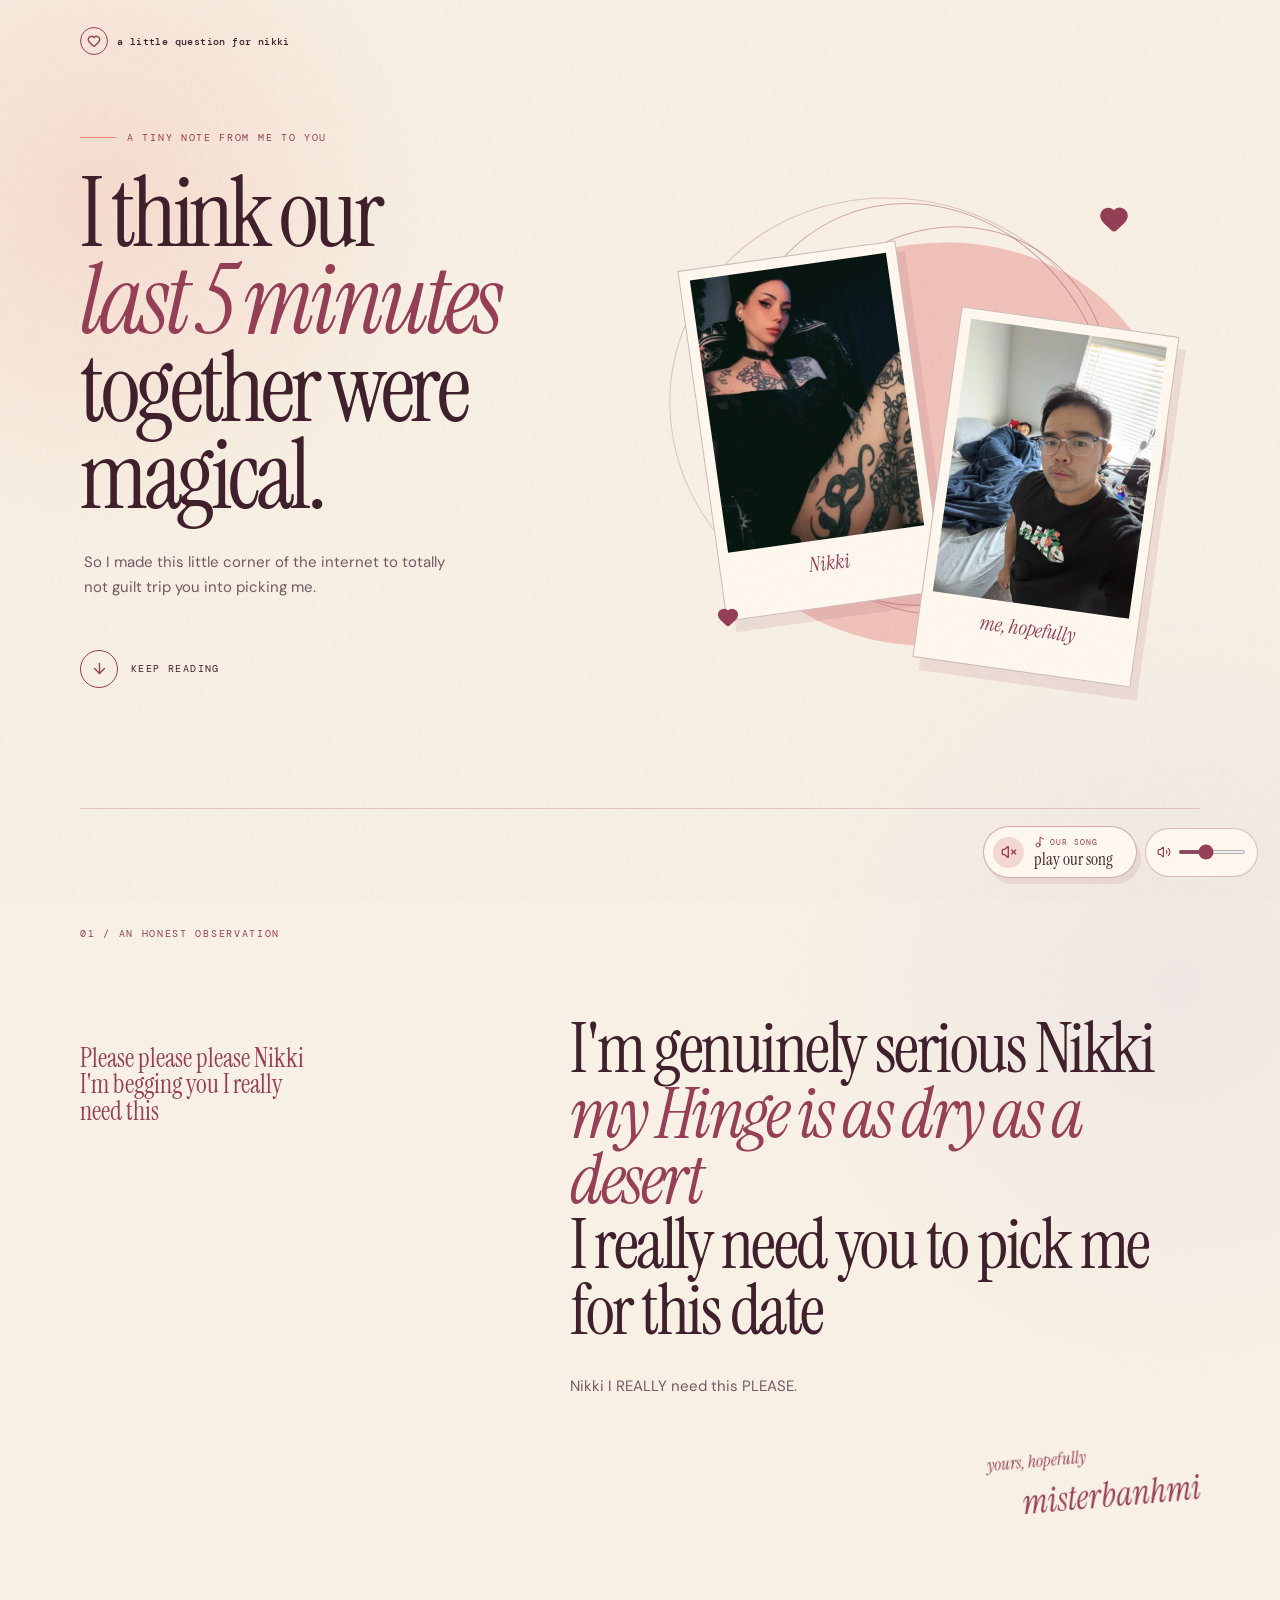
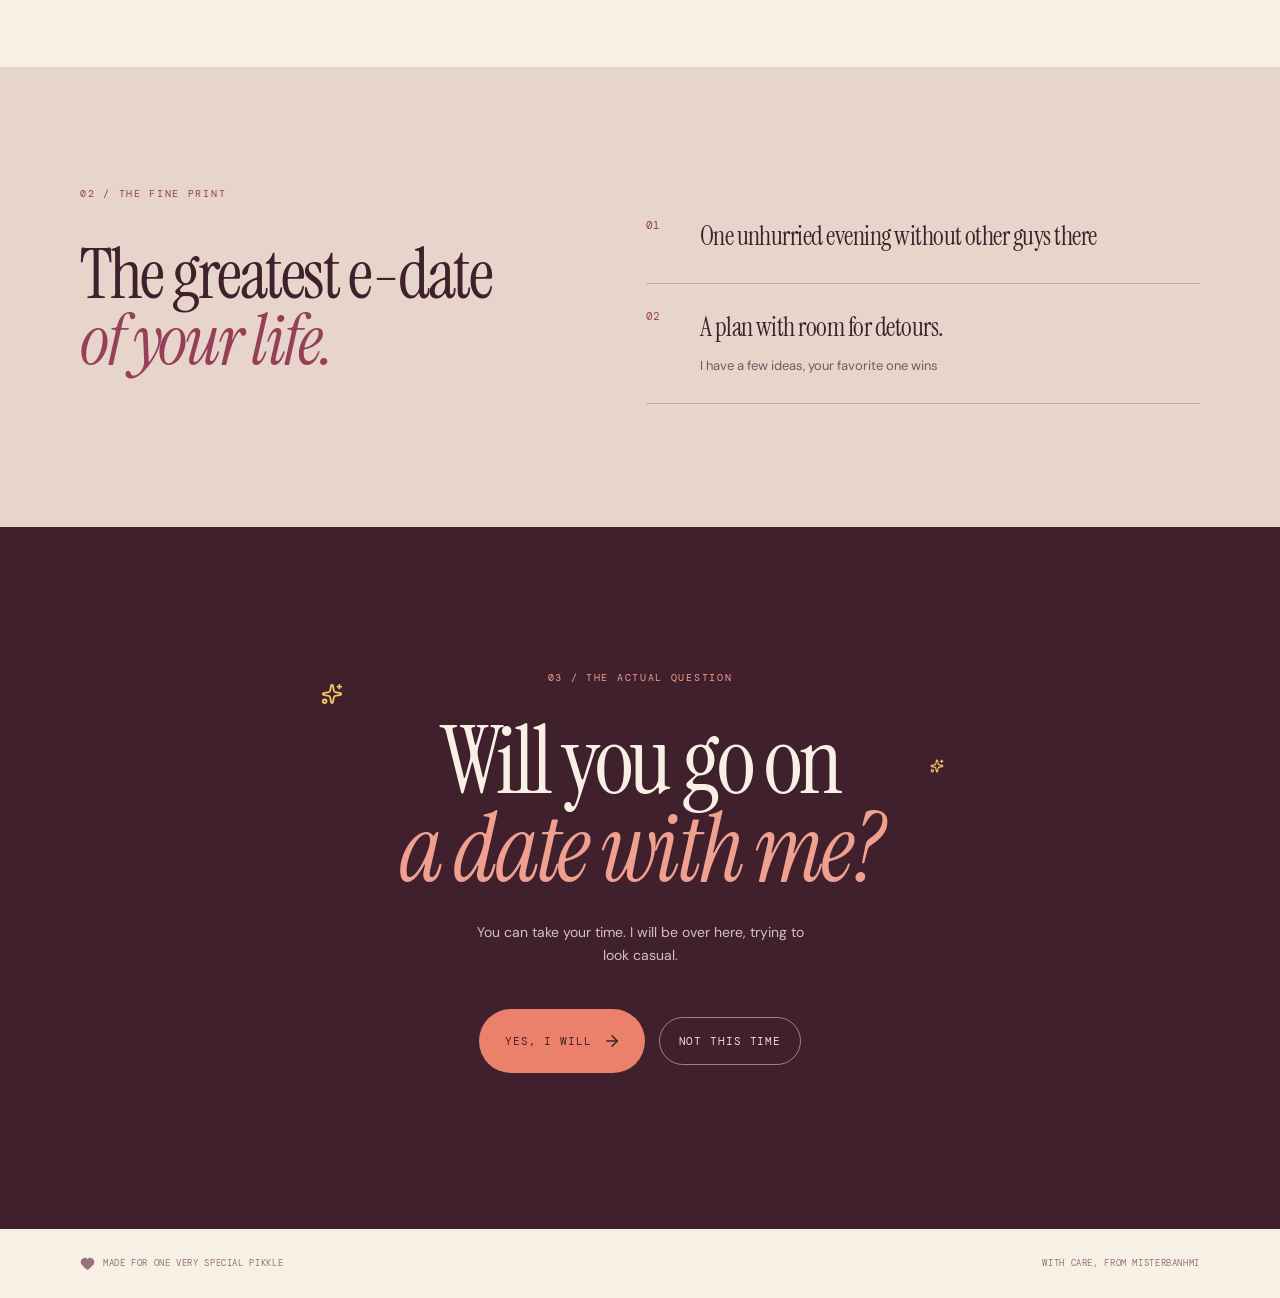
<file: index.html>
<!DOCTYPE html>
<html lang="en">
  <head>
    <meta charset="UTF-8" />
    <meta name="viewport" content="width=device-width, initial-scale=1.0, maximum-scale=1" />
    <title>A Little Question for Nikki</title>
    <meta name="description" content="A Little Question for Nikki — a romantic interactive invitation." />
    <meta name="robots" content="index, follow" />
    <meta property="og:title" content="A Little Question for Nikki" />
    <meta property="og:description" content="A Little Question for Nikki — a romantic interactive invitation." />
    <meta property="og:type" content="website" />
    <meta name="twitter:card" content="summary_large_image" />
    <meta name="twitter:title" content="A Little Question for Nikki" />
    <meta name="twitter:description" content="A Little Question for Nikki — a romantic interactive invitation." />
    <link rel="icon" type="image/svg+xml" href="./favicon.svg" />
    <link rel="preconnect" href="https://fonts.googleapis.com">
    <link rel="preconnect" href="https://fonts.gstatic.com" crossorigin>
    <link href="https://fonts.googleapis.com/css2?family=Inter:wght@400;500;600;700&display=swap" rel="stylesheet">
    <script type="module" crossorigin src="./assets/index-Cg_3eG13.js"></script>
    <link rel="stylesheet" crossorigin href="./assets/index-DEpsEGVF.css">
  </head>
  <body>
    <div id="root"></div>
  </body>
</html>
</file>
<file: assets/index-DEpsEGVF.css>
@import"https://fonts.googleapis.com/css2?family=DM+Mono:wght@400;500&family=DM+Sans:wght@400;500;600;700&family=Instrument+Serif:ital@0;1&display=swap";@layer components;@layer properties{@supports (((-webkit-hyphens:none)) and (not (margin-trim:inline))) or ((-moz-orient:inline) and (not (color:rgb(from red r g b)))){*,:before,:after,::backdrop{--tw-translate-x:0;--tw-translate-y:0;--tw-translate-z:0;--tw-rotate-x:initial;--tw-rotate-y:initial;--tw-rotate-z:initial;--tw-skew-x:initial;--tw-skew-y:initial;--tw-space-y-reverse:0;--tw-space-x-reverse:0;--tw-border-style:solid;--tw-leading:initial;--tw-font-weight:initial;--tw-tracking:initial;--tw-ordinal:initial;--tw-slashed-zero:initial;--tw-numeric-figure:initial;--tw-numeric-spacing:initial;--tw-numeric-fraction:initial;--tw-shadow:0 0 #0000;--tw-shadow-color:initial;--tw-shadow-alpha:100%;--tw-inset-shadow:0 0 #0000;--tw-inset-shadow-color:initial;--tw-inset-shadow-alpha:100%;--tw-ring-color:initial;--tw-ring-shadow:0 0 #0000;--tw-inset-ring-color:initial;--tw-inset-ring-shadow:0 0 #0000;--tw-ring-inset:initial;--tw-ring-offset-width:0px;--tw-ring-offset-color:#fff;--tw-ring-offset-shadow:0 0 #0000;--tw-outline-style:solid;--tw-duration:initial;--tw-ease:initial;--tw-content:"";--tw-animation-delay:0s;--tw-animation-direction:normal;--tw-animation-duration:initial;--tw-animation-fill-mode:none;--tw-animation-iteration-count:1;--tw-enter-blur:0;--tw-enter-opacity:1;--tw-enter-rotate:0;--tw-enter-scale:1;--tw-enter-translate-x:0;--tw-enter-translate-y:0;--tw-exit-blur:0;--tw-exit-opacity:1;--tw-exit-rotate:0;--tw-exit-scale:1;--tw-exit-translate-x:0;--tw-exit-translate-y:0}}}@layer theme{:root,:host{--color-red-50:oklch(97.1% .013 17.38);--color-red-300:oklch(80.8% .114 19.571);--color-red-400:oklch(70.4% .191 22.216);--color-red-500:oklch(63.7% .237 25.331);--color-red-600:oklch(57.7% .245 27.325);--color-gray-50:oklch(98.5% .002 247.839);--color-gray-100:oklch(96.7% .003 264.542);--color-gray-600:oklch(44.6% .03 256.802);--color-gray-700:oklch(37.3% .034 259.733);--color-gray-800:oklch(27.8% .033 256.848);--color-gray-900:oklch(21% .034 264.665);--color-black:#000;--color-white:#fff;--spacing:.25rem;--container-sm:24rem;--container-md:28rem;--container-lg:32rem;--text-xs:.75rem;--text-xs--line-height:calc(1 / .75);--text-sm:.875rem;--text-sm--line-height:calc(1.25 / .875);--text-base:1rem;--text-base--line-height: 1.5 ;--text-lg:1.125rem;--text-lg--line-height:calc(1.75 / 1.125);--text-xl:1.25rem;--text-xl--line-height:calc(1.75 / 1.25);--text-2xl:1.5rem;--text-2xl--line-height:calc(2 / 1.5);--font-weight-normal:400;--font-weight-medium:500;--font-weight-semibold:600;--font-weight-bold:700;--tracking-tight:-.025em;--tracking-widest:.1em;--leading-snug:1.375;--leading-normal:1.5;--leading-relaxed:1.625;--ease-in-out:cubic-bezier(.4, 0, .2, 1);--animate-spin:spin 1s linear infinite;--animate-pulse:pulse 2s cubic-bezier(.4, 0, .6, 1) infinite;--aspect-video:16 / 9;--default-transition-duration:.15s;--default-transition-timing-function:cubic-bezier(.4, 0, .2, 1);--default-font-family:var(--app-font-sans);--default-mono-font-family:var(--app-font-mono);--color-border:hsl(var(--border))}}@layer base{*,:after,:before,::backdrop{box-sizing:border-box;border:0 solid;margin:0;padding:0}::file-selector-button{box-sizing:border-box;border:0 solid;margin:0;padding:0}html,:host{-webkit-text-size-adjust:100%;tab-size:4;line-height:1.5;font-family:var(--default-font-family,-apple-system, BlinkMacSystemFont, "Segoe UI", Roboto, "Helvetica Neue", "Noto Sans", Arial, sans-serif, "Apple Color Emoji", "Segoe UI Emoji", "Segoe UI Symbol", "Noto Color Emoji");font-feature-settings:var(--default-font-feature-settings,normal);font-variation-settings:var(--default-font-variation-settings,normal);-webkit-tap-highlight-color:transparent}hr{height:0;color:inherit;border-top-width:1px}abbr:where([title]){-webkit-text-decoration:underline dotted;text-decoration:underline dotted}h1,h2,h3,h4,h5,h6{font-size:inherit;font-weight:inherit}a{color:inherit;-webkit-text-decoration:inherit;text-decoration:inherit}b,strong{font-weight:bolder}code,kbd,samp,pre{font-family:var(--default-mono-font-family,ui-monospace, SFMono-Regular, Menlo, Monaco, Consolas, "Liberation Mono", "Courier New", monospace);font-feature-settings:var(--default-mono-font-feature-settings,normal);font-variation-settings:var(--default-mono-font-variation-settings,normal);font-size:1em}small{font-size:80%}sub,sup{vertical-align:baseline;font-size:75%;line-height:0;position:relative}sub{bottom:-.25em}sup{top:-.5em}table{text-indent:0;border-color:inherit;border-collapse:collapse}:-moz-focusring:where(:not(iframe)){outline:auto}progress{vertical-align:baseline}summary{display:list-item}ol,ul,menu{list-style:none}img,svg,video,canvas,audio,iframe,embed,object{vertical-align:middle;display:block}img,video{max-width:100%;height:auto}button,input,select,optgroup,textarea{font:inherit;font-feature-settings:inherit;font-variation-settings:inherit;letter-spacing:inherit;color:inherit;opacity:1;background-color:#0000;border-radius:0}::file-selector-button{font:inherit;font-feature-settings:inherit;font-variation-settings:inherit;letter-spacing:inherit;color:inherit;opacity:1;background-color:#0000;border-radius:0}:where(select:is([multiple],[size])) optgroup{font-weight:bolder}:where(select:is([multiple],[size])) optgroup option{padding-inline-start:20px}::file-selector-button{margin-inline-end:4px}::placeholder{opacity:1}@supports (not ((-webkit-appearance:-apple-pay-button))) or (contain-intrinsic-size:1px){::placeholder{color:currentColor}@supports (color:color-mix(in lab,red,red)){::placeholder{color:color-mix(in oklab,currentcolor 50%,transparent)}}}textarea{resize:vertical}::-webkit-search-decoration{-webkit-appearance:none}::-webkit-date-and-time-value{min-height:1lh;text-align:inherit}::-webkit-datetime-edit{display:inline-flex}::-webkit-datetime-edit-fields-wrapper{padding:0}::-webkit-datetime-edit{padding-block:0}::-webkit-datetime-edit-year-field{padding-block:0}::-webkit-datetime-edit-month-field{padding-block:0}::-webkit-datetime-edit-day-field{padding-block:0}::-webkit-datetime-edit-hour-field{padding-block:0}::-webkit-datetime-edit-minute-field{padding-block:0}::-webkit-datetime-edit-second-field{padding-block:0}::-webkit-datetime-edit-millisecond-field{padding-block:0}::-webkit-datetime-edit-meridiem-field{padding-block:0}::-webkit-calendar-picker-indicator{line-height:1}:-moz-ui-invalid{box-shadow:none}button,input:where([type=button],[type=reset],[type=submit]){appearance:button}::file-selector-button{appearance:button}::-webkit-inner-spin-button{height:auto}::-webkit-outer-spin-button{height:auto}[hidden]:where(:not([hidden=until-found])){display:none!important}*{border-color:hsl(var(--border))}body{background-color:hsl(var(--background));font-family:var(--app-font-sans);color:hsl(var(--foreground));-webkit-font-smoothing:antialiased;-moz-osx-font-smoothing:grayscale}}@layer utilities{.\@container\/field-group{container:field-group/inline-size}.pointer-events-auto{pointer-events:auto}.pointer-events-none{pointer-events:none}.invisible{visibility:hidden}.sr-only{clip-path:inset(50%);white-space:nowrap;border-width:0;width:1px;height:1px;margin:-1px;padding:0;position:absolute;overflow:hidden}.absolute{position:absolute}.fixed{position:fixed}.relative{position:relative}.static{position:static}.inset-0{inset:0}.inset-x-0{inset-inline:0}.inset-y-0{inset-block:0}.-top-12{top:calc(var(--spacing) * -12)}.top-0{top:0}.top-1\.5{top:calc(var(--spacing) * 1.5)}.top-1\/2{top:50%}.top-2{top:calc(var(--spacing) * 2)}.top-3\.5{top:calc(var(--spacing) * 3.5)}.top-4{top:calc(var(--spacing) * 4)}.top-\[1px\]{top:1px}.top-\[50\%\]{top:50%}.top-\[60\%\]{top:60%}.top-full{top:100%}.-right-12{right:calc(var(--spacing) * -12)}.right-0{right:0}.right-1{right:var(--spacing)}.right-2{right:calc(var(--spacing) * 2)}.right-3{right:calc(var(--spacing) * 3)}.right-4{right:calc(var(--spacing) * 4)}.-bottom-12{bottom:calc(var(--spacing) * -12)}.bottom-0{bottom:0}.-left-12{left:calc(var(--spacing) * -12)}.left-0{left:0}.left-1\/2{left:50%}.left-2{left:calc(var(--spacing) * 2)}.left-\[50\%\]{left:50%}.z-10{z-index:10}.z-20{z-index:20}.z-50{z-index:50}.z-\[1\]{z-index:1}.z-\[100\]{z-index:100}.order-first{order:-9999}.order-last{order:9999}.\!m-0{margin:0!important}.-mx-1{margin-inline:calc(var(--spacing) * -1)}.mx-2{margin-inline:calc(var(--spacing) * 2)}.mx-3\.5{margin-inline:calc(var(--spacing) * 3.5)}.mx-4{margin-inline:calc(var(--spacing) * 4)}.mx-auto{margin-inline:auto}.-my-2{margin-block:calc(var(--spacing) * -2)}.my-0{margin-block:0}.my-0\.5{margin-block:calc(var(--spacing) * .5)}.my-1{margin-block:var(--spacing)}.-mt-4{margin-top:calc(var(--spacing) * -4)}.mt-1\.5{margin-top:calc(var(--spacing) * 1.5)}.mt-2{margin-top:calc(var(--spacing) * 2)}.mt-4{margin-top:calc(var(--spacing) * 4)}.mt-24{margin-top:calc(var(--spacing) * 24)}.mt-auto{margin-top:auto}.mr-2{margin-right:calc(var(--spacing) * 2)}.mb-1{margin-bottom:var(--spacing)}.mb-2{margin-bottom:calc(var(--spacing) * 2)}.mb-3{margin-bottom:calc(var(--spacing) * 3)}.mb-4{margin-bottom:calc(var(--spacing) * 4)}.-ml-4{margin-left:calc(var(--spacing) * -4)}.ml-1{margin-left:var(--spacing)}.ml-4{margin-left:calc(var(--spacing) * 4)}.ml-auto{margin-left:auto}.line-clamp-2{-webkit-line-clamp:2;-webkit-box-orient:vertical;display:-webkit-box;overflow:hidden}.block{display:block}.flex{display:flex}.grid{display:grid}.hidden{display:none}.inline-flex{display:inline-flex}.table{display:table}.aspect-square{aspect-ratio:1}.aspect-video{aspect-ratio:var(--aspect-video)}.size-4{width:calc(var(--spacing) * 4);height:calc(var(--spacing) * 4)}.size-6{width:calc(var(--spacing) * 6);height:calc(var(--spacing) * 6)}.size-8{width:calc(var(--spacing) * 8);height:calc(var(--spacing) * 8)}.size-10{width:calc(var(--spacing) * 10);height:calc(var(--spacing) * 10)}.size-\[--cell-size\]{width:--cell-size;height:--cell-size}.h-1\.5{height:calc(var(--spacing) * 1.5)}.h-2{height:calc(var(--spacing) * 2)}.h-2\.5{height:calc(var(--spacing) * 2.5)}.h-3{height:calc(var(--spacing) * 3)}.h-3\.5{height:calc(var(--spacing) * 3.5)}.h-4{height:calc(var(--spacing) * 4)}.h-5{height:calc(var(--spacing) * 5)}.h-6{height:calc(var(--spacing) * 6)}.h-7{height:calc(var(--spacing) * 7)}.h-8{height:calc(var(--spacing) * 8)}.h-9{height:calc(var(--spacing) * 9)}.h-10{height:calc(var(--spacing) * 10)}.h-12{height:calc(var(--spacing) * 12)}.h-\[--cell-size\]{height:--cell-size}.h-\[1px\]{height:1px}.h-\[var\(--radix-navigation-menu-viewport-height\)\]{height:var(--radix-navigation-menu-viewport-height)}.h-\[var\(--radix-select-trigger-height\)\]{height:var(--radix-select-trigger-height)}.h-auto{height:auto}.h-full{height:100%}.h-px{height:1px}.h-svh{height:100svh}.max-h-\[--radix-context-menu-content-available-height\]{max-height:--radix-context-menu-content-available-height}.max-h-\[--radix-select-content-available-height\]{max-height:--radix-select-content-available-height}.max-h-\[85vh\]{max-height:85vh}.max-h-\[300px\]{max-height:300px}.max-h-\[var\(--radix-dropdown-menu-content-available-height\)\]{max-height:var(--radix-dropdown-menu-content-available-height)}.max-h-screen{max-height:100vh}.min-h-0{min-height:0}.min-h-8{min-height:calc(var(--spacing) * 8)}.min-h-9{min-height:calc(var(--spacing) * 9)}.min-h-10{min-height:calc(var(--spacing) * 10)}.min-h-\[60px\]{min-height:60px}.min-h-screen{min-height:100vh}.min-h-svh{min-height:100svh}.w-0{width:0}.w-1{width:var(--spacing)}.w-2{width:calc(var(--spacing) * 2)}.w-2\.5{width:calc(var(--spacing) * 2.5)}.w-3{width:calc(var(--spacing) * 3)}.w-3\.5{width:calc(var(--spacing) * 3.5)}.w-3\/4{width:75%}.w-4{width:calc(var(--spacing) * 4)}.w-5{width:calc(var(--spacing) * 5)}.w-7{width:calc(var(--spacing) * 7)}.w-8{width:calc(var(--spacing) * 8)}.w-9{width:calc(var(--spacing) * 9)}.w-10{width:calc(var(--spacing) * 10)}.w-64{width:calc(var(--spacing) * 64)}.w-72{width:calc(var(--spacing) * 72)}.w-\[--cell-size\]{width:--cell-size}.w-\[1px\]{width:1px}.w-\[100px\]{width:100px}.w-\[var\(--sidebar-width\)\]{width:var(--sidebar-width)}.w-auto{width:auto}.w-fit{width:fit-content}.w-full{width:100%}.w-max{width:max-content}.w-px{width:1px}.max-w-\[var\(--skeleton-width\)\]{max-width:var(--skeleton-width)}.max-w-lg{max-width:var(--container-lg)}.max-w-max{max-width:max-content}.max-w-md{max-width:var(--container-md)}.max-w-sm{max-width:var(--container-sm)}.min-w-0{min-width:0}.min-w-5{min-width:calc(var(--spacing) * 5)}.min-w-8{min-width:calc(var(--spacing) * 8)}.min-w-9{min-width:calc(var(--spacing) * 9)}.min-w-10{min-width:calc(var(--spacing) * 10)}.min-w-\[--cell-size\]{min-width:--cell-size}.min-w-\[8rem\]{min-width:8rem}.min-w-\[12rem\]{min-width:12rem}.min-w-\[var\(--radix-select-trigger-width\)\]{min-width:var(--radix-select-trigger-width)}.flex-1{flex:1}.shrink-0{flex-shrink:0}.grow{flex-grow:1}.grow-0{flex-grow:0}.basis-full{flex-basis:100%}.caption-bottom{caption-side:bottom}.border-collapse{border-collapse:collapse}.origin-\[--radix-context-menu-content-transform-origin\]{transform-origin:--radix-context-menu-content-transform-origin}.origin-\[--radix-dropdown-menu-content-transform-origin\]{transform-origin:--radix-dropdown-menu-content-transform-origin}.origin-\[--radix-hover-card-content-transform-origin\]{transform-origin:--radix-hover-card-content-transform-origin}.origin-\[--radix-menubar-content-transform-origin\]{transform-origin:--radix-menubar-content-transform-origin}.origin-\[--radix-popover-content-transform-origin\]{transform-origin:--radix-popover-content-transform-origin}.origin-\[--radix-select-content-transform-origin\]{transform-origin:--radix-select-content-transform-origin}.origin-\[--radix-tooltip-content-transform-origin\]{transform-origin:--radix-tooltip-content-transform-origin}.-translate-x-1\/2{--tw-translate-x: -50% ;translate:var(--tw-translate-x) var(--tw-translate-y)}.-translate-x-px{--tw-translate-x:-1px;translate:var(--tw-translate-x) var(--tw-translate-y)}.translate-x-\[-50\%\]{--tw-translate-x:-50%;translate:var(--tw-translate-x) var(--tw-translate-y)}.translate-x-px{--tw-translate-x:1px;translate:var(--tw-translate-x) var(--tw-translate-y)}.-translate-y-1\/2{--tw-translate-y: -50% ;translate:var(--tw-translate-x) var(--tw-translate-y)}.translate-y-\[-50\%\]{--tw-translate-y:-50%;translate:var(--tw-translate-x) var(--tw-translate-y)}.rotate-45{rotate:45deg}.rotate-90{rotate:90deg}.transform{transform:var(--tw-rotate-x,) var(--tw-rotate-y,) var(--tw-rotate-z,) var(--tw-skew-x,) var(--tw-skew-y,)}.animate-caret-blink{animation:1.25s ease-out infinite caret-blink}.animate-in{animation:enter var(--tw-animation-duration,var(--tw-duration,.15s))var(--tw-ease,ease)var(--tw-animation-delay,0s)var(--tw-animation-iteration-count,1)var(--tw-animation-direction,normal)var(--tw-animation-fill-mode,none)}.animate-pulse{animation:var(--animate-pulse)}.animate-spin{animation:var(--animate-spin)}.cursor-default{cursor:default}.cursor-pointer{cursor:pointer}.cursor-text{cursor:text}.touch-none{touch-action:none}.resize-none{resize:none}.list-disc{list-style-type:disc}.list-none{list-style-type:none}.flex-col{flex-direction:column}.flex-col-reverse{flex-direction:column-reverse}.flex-row{flex-direction:row}.flex-wrap{flex-wrap:wrap}.place-content-center{place-content:center}.items-center{align-items:center}.items-end{align-items:flex-end}.items-start{align-items:flex-start}.items-stretch{align-items:stretch}.justify-between{justify-content:space-between}.justify-center{justify-content:center}.justify-start{justify-content:flex-start}.gap-1{gap:var(--spacing)}.gap-1\.5{gap:calc(var(--spacing) * 1.5)}.gap-2{gap:calc(var(--spacing) * 2)}.gap-2\.5{gap:calc(var(--spacing) * 2.5)}.gap-3{gap:calc(var(--spacing) * 3)}.gap-4{gap:calc(var(--spacing) * 4)}.gap-6{gap:calc(var(--spacing) * 6)}.gap-7{gap:calc(var(--spacing) * 7)}:where(.space-y-1\.5>:not(:last-child)){--tw-space-y-reverse:0;margin-block-start:calc(calc(var(--spacing) * 1.5) * var(--tw-space-y-reverse));margin-block-end:calc(calc(var(--spacing) * 1.5) * calc(1 - var(--tw-space-y-reverse)))}:where(.space-y-2>:not(:last-child)){--tw-space-y-reverse:0;margin-block-start:calc(calc(var(--spacing) * 2) * var(--tw-space-y-reverse));margin-block-end:calc(calc(var(--spacing) * 2) * calc(1 - var(--tw-space-y-reverse)))}:where(.space-x-1>:not(:last-child)){--tw-space-x-reverse:0;margin-inline-start:calc(var(--spacing) * var(--tw-space-x-reverse));margin-inline-end:calc(var(--spacing) * calc(1 - var(--tw-space-x-reverse)))}:where(.space-x-4>:not(:last-child)){--tw-space-x-reverse:0;margin-inline-start:calc(calc(var(--spacing) * 4) * var(--tw-space-x-reverse));margin-inline-end:calc(calc(var(--spacing) * 4) * calc(1 - var(--tw-space-x-reverse)))}.self-stretch{align-self:stretch}.overflow-auto{overflow:auto}.overflow-hidden{overflow:hidden}.overflow-x-auto{overflow-x:auto}.overflow-x-hidden{overflow-x:hidden}.overflow-y-auto{overflow-y:auto}.rounded{border-radius:.25rem}.rounded-\[2px\]{border-radius:2px}.rounded-\[calc\(var\(--radius\)-5px\)\]{border-radius:calc(var(--radius) - 5px)}.rounded-\[inherit\]{border-radius:inherit}.rounded-full{border-radius:3.40282e38px}.rounded-lg{border-radius:var(--radius)}.rounded-md{border-radius:calc(var(--radius) - 2px)}.rounded-none{border-radius:0}.rounded-sm{border-radius:calc(var(--radius) - 4px)}.rounded-xl{border-radius:calc(var(--radius) + 4px)}.rounded-t-\[10px\]{border-top-left-radius:10px;border-top-right-radius:10px}.rounded-l-md{border-top-left-radius:calc(var(--radius) - 2px);border-bottom-left-radius:calc(var(--radius) - 2px)}.rounded-tl-sm{border-top-left-radius:calc(var(--radius) - 4px)}.rounded-r-md{border-top-right-radius:calc(var(--radius) - 2px);border-bottom-right-radius:calc(var(--radius) - 2px)}.border{border-style:var(--tw-border-style);border-width:1px}.border-0{border-style:var(--tw-border-style);border-width:0}.border-2{border-style:var(--tw-border-style);border-width:2px}.border-\[1\.5px\]{border-style:var(--tw-border-style);border-width:1.5px}.border-y{border-block-style:var(--tw-border-style);border-block-width:1px}.border-t{border-top-style:var(--tw-border-style);border-top-width:1px}.border-r{border-right-style:var(--tw-border-style);border-right-width:1px}.border-b{border-bottom-style:var(--tw-border-style);border-bottom-width:1px}.border-l{border-left-style:var(--tw-border-style);border-left-width:1px}.border-dashed{--tw-border-style:dashed;border-style:dashed}.\[border-color\:var\(--badge-outline\)\]{border-color:var(--badge-outline)}.\[border-color\:var\(--button-outline\)\]{border-color:var(--button-outline)}.border-\[--color-border\]{border-color:--color-border}.border-border,.border-border\/50{border-color:hsl(var(--border))}@supports (color:color-mix(in lab,red,red)){.border-border\/50{border-color:color-mix(in oklab,hsl(var(--border)) 50%,transparent)}}.border-destructive{border-color:hsl(var(--destructive))}.border-destructive-border{border-color:var(--destructive-border)}.border-destructive\/50{border-color:hsl(var(--destructive))}@supports (color:color-mix(in lab,red,red)){.border-destructive\/50{border-color:color-mix(in oklab,hsl(var(--destructive)) 50%,transparent)}}.border-input{border-color:hsl(var(--input))}.border-primary{border-color:hsl(var(--primary))}.border-primary-border{border-color:var(--primary-border)}.border-primary\/50{border-color:hsl(var(--primary))}@supports (color:color-mix(in lab,red,red)){.border-primary\/50{border-color:color-mix(in oklab,hsl(var(--primary)) 50%,transparent)}}.border-secondary-border{border-color:var(--secondary-border)}.border-sidebar-border{border-color:hsl(var(--sidebar-border))}.border-transparent{border-color:#0000}.border-t-transparent{border-top-color:#0000}.border-l-transparent{border-left-color:#0000}.bg-\[--color-bg\]{background-color:--color-bg}.bg-accent{background-color:hsl(var(--accent))}.bg-background{background-color:hsl(var(--background))}.bg-black\/80{background-color:#000c}@supports (color:color-mix(in lab,red,red)){.bg-black\/80{background-color:color-mix(in oklab,var(--color-black) 80%,transparent)}}.bg-border{background-color:hsl(var(--border))}.bg-card{background-color:hsl(var(--card))}.bg-destructive{background-color:hsl(var(--destructive))}.bg-foreground{background-color:hsl(var(--foreground))}.bg-gray-50{background-color:var(--color-gray-50)}.bg-gray-100{background-color:var(--color-gray-100)}.bg-gray-900{background-color:var(--color-gray-900)}.bg-input{background-color:hsl(var(--input))}.bg-muted,.bg-muted\/50{background-color:hsl(var(--muted))}@supports (color:color-mix(in lab,red,red)){.bg-muted\/50{background-color:color-mix(in oklab,hsl(var(--muted)) 50%,transparent)}}.bg-popover{background-color:hsl(var(--popover))}.bg-primary,.bg-primary\/10{background-color:hsl(var(--primary))}@supports (color:color-mix(in lab,red,red)){.bg-primary\/10{background-color:color-mix(in oklab,hsl(var(--primary)) 10%,transparent)}}.bg-primary\/20{background-color:hsl(var(--primary))}@supports (color:color-mix(in lab,red,red)){.bg-primary\/20{background-color:color-mix(in oklab,hsl(var(--primary)) 20%,transparent)}}.bg-secondary{background-color:hsl(var(--secondary))}.bg-sidebar{background-color:hsl(var(--sidebar))}.bg-sidebar-border{background-color:hsl(var(--sidebar-border))}.bg-transparent{background-color:#0000}.fill-current{fill:currentColor}.fill-primary{fill:hsl(var(--primary))}.p-0{padding:0}.p-1{padding:var(--spacing)}.p-2{padding:calc(var(--spacing) * 2)}.p-3{padding:calc(var(--spacing) * 3)}.p-4{padding:calc(var(--spacing) * 4)}.p-6{padding:calc(var(--spacing) * 6)}.p-\[1px\]{padding:1px}.px-1{padding-inline:var(--spacing)}.px-1\.5{padding-inline:calc(var(--spacing) * 1.5)}.px-2{padding-inline:calc(var(--spacing) * 2)}.px-2\.5{padding-inline:calc(var(--spacing) * 2.5)}.px-3{padding-inline:calc(var(--spacing) * 3)}.px-4{padding-inline:calc(var(--spacing) * 4)}.px-8{padding-inline:calc(var(--spacing) * 8)}.px-\[--cell-size\]{padding-inline:--cell-size}.py-0\.5{padding-block:calc(var(--spacing) * .5)}.py-1{padding-block:var(--spacing)}.py-1\.5{padding-block:calc(var(--spacing) * 1.5)}.py-2{padding-block:calc(var(--spacing) * 2)}.py-3{padding-block:calc(var(--spacing) * 3)}.py-4{padding-block:calc(var(--spacing) * 4)}.py-6{padding-block:calc(var(--spacing) * 6)}.pt-0{padding-top:0}.pt-3{padding-top:calc(var(--spacing) * 3)}.pt-4{padding-top:calc(var(--spacing) * 4)}.pt-6{padding-top:calc(var(--spacing) * 6)}.pr-1{padding-right:var(--spacing)}.pr-2{padding-right:calc(var(--spacing) * 2)}.pr-2\.5{padding-right:calc(var(--spacing) * 2.5)}.pr-3{padding-right:calc(var(--spacing) * 3)}.pr-8{padding-right:calc(var(--spacing) * 8)}.pb-3{padding-bottom:calc(var(--spacing) * 3)}.pb-4{padding-bottom:calc(var(--spacing) * 4)}.pl-2{padding-left:calc(var(--spacing) * 2)}.pl-2\.5{padding-left:calc(var(--spacing) * 2.5)}.pl-3{padding-left:calc(var(--spacing) * 3)}.pl-4{padding-left:calc(var(--spacing) * 4)}.pl-8{padding-left:calc(var(--spacing) * 8)}.text-center{text-align:center}.text-left{text-align:left}.align-middle{vertical-align:middle}.font-mono{font-family:var(--app-font-mono)}.font-sans{font-family:var(--app-font-sans)}.text-2xl{font-size:var(--text-2xl);line-height:var(--tw-leading,var(--text-2xl--line-height))}.text-base{font-size:var(--text-base);line-height:var(--tw-leading,var(--text-base--line-height))}.text-lg{font-size:var(--text-lg);line-height:var(--tw-leading,var(--text-lg--line-height))}.text-sm{font-size:var(--text-sm);line-height:var(--tw-leading,var(--text-sm--line-height))}.text-sm\/relaxed{font-size:var(--text-sm);line-height:var(--leading-relaxed)}.text-xl{font-size:var(--text-xl);line-height:var(--tw-leading,var(--text-xl--line-height))}.text-xs{font-size:var(--text-xs);line-height:var(--tw-leading,var(--text-xs--line-height))}.text-\[0\.8rem\]{font-size:.8rem}.leading-none{--tw-leading:1;line-height:1}.leading-normal{--tw-leading:var(--leading-normal);line-height:var(--leading-normal)}.leading-snug{--tw-leading:var(--leading-snug);line-height:var(--leading-snug)}.font-bold{--tw-font-weight:var(--font-weight-bold);font-weight:var(--font-weight-bold)}.font-medium{--tw-font-weight:var(--font-weight-medium);font-weight:var(--font-weight-medium)}.font-normal{--tw-font-weight:var(--font-weight-normal);font-weight:var(--font-weight-normal)}.font-semibold{--tw-font-weight:var(--font-weight-semibold);font-weight:var(--font-weight-semibold)}.tracking-tight{--tw-tracking:var(--tracking-tight);letter-spacing:var(--tracking-tight)}.tracking-widest{--tw-tracking:var(--tracking-widest);letter-spacing:var(--tracking-widest)}.text-balance{text-wrap:balance}.break-words{overflow-wrap:break-word}.whitespace-nowrap{white-space:nowrap}.text-accent-foreground{color:hsl(var(--accent-foreground))}.text-card-foreground{color:hsl(var(--card-foreground))}.text-current{color:currentColor}.text-destructive{color:hsl(var(--destructive))}.text-destructive-foreground{color:hsl(var(--destructive-foreground))}.text-foreground,.text-foreground\/50{color:hsl(var(--foreground))}@supports (color:color-mix(in lab,red,red)){.text-foreground\/50{color:color-mix(in oklab,hsl(var(--foreground)) 50%,transparent)}}.text-gray-600{color:var(--color-gray-600)}.text-gray-800{color:var(--color-gray-800)}.text-gray-900{color:var(--color-gray-900)}.text-muted-foreground{color:hsl(var(--muted-foreground))}.text-popover-foreground{color:hsl(var(--popover-foreground))}.text-primary{color:hsl(var(--primary))}.text-primary-foreground{color:hsl(var(--primary-foreground))}.text-red-500{color:var(--color-red-500)}.text-secondary-foreground{color:hsl(var(--secondary-foreground))}.text-sidebar-foreground,.text-sidebar-foreground\/70{color:hsl(var(--sidebar-foreground))}@supports (color:color-mix(in lab,red,red)){.text-sidebar-foreground\/70{color:color-mix(in oklab,hsl(var(--sidebar-foreground)) 70%,transparent)}}.text-white{color:var(--color-white)}.tabular-nums{--tw-numeric-spacing:tabular-nums;font-variant-numeric:var(--tw-ordinal,) var(--tw-slashed-zero,) var(--tw-numeric-figure,) var(--tw-numeric-spacing,) var(--tw-numeric-fraction,)}.underline-offset-4{text-underline-offset:4px}.opacity-0{opacity:0}.opacity-50{opacity:.5}.opacity-60{opacity:.6}.opacity-70{opacity:.7}.opacity-90{opacity:.9}.shadow{--tw-shadow:0 1px 3px 0 var(--tw-shadow-color,#0000001a), 0 1px 2px -1px var(--tw-shadow-color,#0000001a);box-shadow:var(--tw-inset-shadow),var(--tw-inset-ring-shadow),var(--tw-ring-offset-shadow),var(--tw-ring-shadow),var(--tw-shadow)}.shadow-\[0_0_0_1px_hsl\(var\(--sidebar-border\)\)\]{--tw-shadow:0 0 0 1px var(--tw-shadow-color,hsl(var(--sidebar-border)));box-shadow:var(--tw-inset-shadow),var(--tw-inset-ring-shadow),var(--tw-ring-offset-shadow),var(--tw-ring-shadow),var(--tw-shadow)}.shadow-lg{--tw-shadow:0 10px 15px -3px var(--tw-shadow-color,#0000001a), 0 4px 6px -4px var(--tw-shadow-color,#0000001a);box-shadow:var(--tw-inset-shadow),var(--tw-inset-ring-shadow),var(--tw-ring-offset-shadow),var(--tw-ring-shadow),var(--tw-shadow)}.shadow-md{--tw-shadow:0 4px 6px -1px var(--tw-shadow-color,#0000001a), 0 2px 4px -2px var(--tw-shadow-color,#0000001a);box-shadow:var(--tw-inset-shadow),var(--tw-inset-ring-shadow),var(--tw-ring-offset-shadow),var(--tw-ring-shadow),var(--tw-shadow)}.shadow-none{--tw-shadow:0 0 #0000;box-shadow:var(--tw-inset-shadow),var(--tw-inset-ring-shadow),var(--tw-ring-offset-shadow),var(--tw-ring-shadow),var(--tw-shadow)}.shadow-sm{--tw-shadow:0 1px 3px 0 var(--tw-shadow-color,#0000001a), 0 1px 2px -1px var(--tw-shadow-color,#0000001a);box-shadow:var(--tw-inset-shadow),var(--tw-inset-ring-shadow),var(--tw-ring-offset-shadow),var(--tw-ring-shadow),var(--tw-shadow)}.shadow-xl{--tw-shadow:0 20px 25px -5px var(--tw-shadow-color,#0000001a), 0 8px 10px -6px var(--tw-shadow-color,#0000001a);box-shadow:var(--tw-inset-shadow),var(--tw-inset-ring-shadow),var(--tw-ring-offset-shadow),var(--tw-ring-shadow),var(--tw-shadow)}.shadow-xs{--tw-shadow:0 1px 2px 0 var(--tw-shadow-color,#0000000d);box-shadow:var(--tw-inset-shadow),var(--tw-inset-ring-shadow),var(--tw-ring-offset-shadow),var(--tw-ring-shadow),var(--tw-shadow)}.ring-0{--tw-ring-shadow:var(--tw-ring-inset,) 0 0 0 calc(0px + var(--tw-ring-offset-width)) var(--tw-ring-color,currentcolor);box-shadow:var(--tw-inset-shadow),var(--tw-inset-ring-shadow),var(--tw-ring-offset-shadow),var(--tw-ring-shadow),var(--tw-shadow)}.ring-1{--tw-ring-shadow:var(--tw-ring-inset,) 0 0 0 calc(1px + var(--tw-ring-offset-width)) var(--tw-ring-color,currentcolor);box-shadow:var(--tw-inset-shadow),var(--tw-inset-ring-shadow),var(--tw-ring-offset-shadow),var(--tw-ring-shadow),var(--tw-shadow)}.ring-ring{--tw-ring-color:hsl(var(--ring))}.ring-sidebar-ring{--tw-ring-color:hsl(var(--sidebar-ring))}.ring-offset-background{--tw-ring-offset-color:hsl(var(--background))}.outline-hidden{--tw-outline-style:none;outline-style:none}@media(forced-colors:active){.outline-hidden{outline-offset:2px;outline:2px solid #0000}}.outline{outline-style:var(--tw-outline-style);outline-width:1px}.outline-2{outline-style:var(--tw-outline-style);outline-width:2px}.outline-offset-2{outline-offset:2px}.outline-transparent{outline-color:#0000}.transition{transition-property:color,background-color,border-color,outline-color,text-decoration-color,fill,stroke,--tw-gradient-from,--tw-gradient-via,--tw-gradient-to,opacity,box-shadow,transform,translate,scale,rotate,filter,-webkit-backdrop-filter,backdrop-filter,display,content-visibility,overlay,pointer-events;transition-timing-function:var(--tw-ease,var(--default-transition-timing-function));transition-duration:var(--tw-duration,var(--default-transition-duration))}.transition-\[color\,box-shadow\]{transition-property:color,box-shadow;transition-timing-function:var(--tw-ease,var(--default-transition-timing-function));transition-duration:var(--tw-duration,var(--default-transition-duration))}.transition-\[left\,right\,width\]{transition-property:left,right,width;transition-timing-function:var(--tw-ease,var(--default-transition-timing-function));transition-duration:var(--tw-duration,var(--default-transition-duration))}.transition-\[margin\,opacity\]{transition-property:margin,opacity;transition-timing-function:var(--tw-ease,var(--default-transition-timing-function));transition-duration:var(--tw-duration,var(--default-transition-duration))}.transition-\[width\,height\,padding\]{transition-property:width,height,padding;transition-timing-function:var(--tw-ease,var(--default-transition-timing-function));transition-duration:var(--tw-duration,var(--default-transition-duration))}.transition-\[width\]{transition-property:width;transition-timing-function:var(--tw-ease,var(--default-transition-timing-function));transition-duration:var(--tw-duration,var(--default-transition-duration))}.transition-all{transition-property:all;transition-timing-function:var(--tw-ease,var(--default-transition-timing-function));transition-duration:var(--tw-duration,var(--default-transition-duration))}.transition-colors{transition-property:color,background-color,border-color,outline-color,text-decoration-color,fill,stroke,--tw-gradient-from,--tw-gradient-via,--tw-gradient-to;transition-timing-function:var(--tw-ease,var(--default-transition-timing-function));transition-duration:var(--tw-duration,var(--default-transition-duration))}.transition-opacity{transition-property:opacity;transition-timing-function:var(--tw-ease,var(--default-transition-timing-function));transition-duration:var(--tw-duration,var(--default-transition-duration))}.transition-transform{transition-property:transform,translate,scale,rotate;transition-timing-function:var(--tw-ease,var(--default-transition-timing-function));transition-duration:var(--tw-duration,var(--default-transition-duration))}.duration-100{--tw-duration:.1s;transition-duration:.1s}.duration-200{--tw-duration:.2s;transition-duration:.2s}.duration-300{--tw-duration:.3s;transition-duration:.3s}.duration-1000{--tw-duration:1s;transition-duration:1s}.ease-in-out{--tw-ease:var(--ease-in-out);transition-timing-function:var(--ease-in-out)}.ease-linear{--tw-ease:linear;transition-timing-function:linear}.fade-in-0{--tw-enter-opacity:0}.outline-none{--tw-outline-style:none;outline-style:none}.select-none{-webkit-user-select:none;user-select:none}.zoom-in-95{--tw-enter-scale:.95}.\[--cell-size\:2rem\]{--cell-size:2rem}.group-focus-within\/menu-item\:opacity-100:is(:where(.group\/menu-item):focus-within *){opacity:1}@media(hover:hover){.group-hover\:opacity-100:is(:where(.group):hover *),.group-hover\/menu-item\:opacity-100:is(:where(.group\/menu-item):hover *){opacity:1}}.group-has-data-\[sidebar\=menu-action\]\/menu-item\:pr-8:is(:where(.group\/menu-item):has([data-sidebar=menu-action]) *){padding-right:calc(var(--spacing) * 8)}.group-has-\[\[data-orientation\=horizontal\]\]\/field\:text-balance:is(:where(.group\/field):has([data-orientation=horizontal]) *){text-wrap:balance}.group-has-\[\[data-slot\=item-description\]\]\/item\:translate-y-0\.5:is(:where(.group\/item):has([data-slot=item-description]) *){--tw-translate-y:calc(var(--spacing) * .5);translate:var(--tw-translate-x) var(--tw-translate-y)}.group-has-\[\[data-slot\=item-description\]\]\/item\:self-start:is(:where(.group\/item):has([data-slot=item-description]) *){align-self:flex-start}.group-has-\[\>input\]\/input-group\:pt-2\.5:is(:where(.group\/input-group):has(>input) *){padding-top:calc(var(--spacing) * 2.5)}.group-has-\[\>input\]\/input-group\:pb-2\.5:is(:where(.group\/input-group):has(>input) *){padding-bottom:calc(var(--spacing) * 2.5)}.group-data-\[collapsible\=icon\]\:-mt-8:is(:where(.group)[data-collapsible=icon] *){margin-top:calc(var(--spacing) * -8)}.group-data-\[collapsible\=icon\]\:hidden:is(:where(.group)[data-collapsible=icon] *){display:none}.group-data-\[collapsible\=icon\]\:h-8\!:is(:where(.group)[data-collapsible=icon] *){height:calc(var(--spacing) * 8)!important}.group-data-\[collapsible\=icon\]\:w-8\!:is(:where(.group)[data-collapsible=icon] *){width:calc(var(--spacing) * 8)!important}.group-data-\[collapsible\=icon\]\:w-\[calc\(var\(--sidebar-width-icon\)\+var\(--spacing-4\)\)\]:is(:where(.group)[data-collapsible=icon] *){width:calc(var(--sidebar-width-icon) + var(--spacing-4))}.group-data-\[collapsible\=icon\]\:w-\[calc\(var\(--sidebar-width-icon\)\+var\(--spacing-4\)\+2px\)\]:is(:where(.group)[data-collapsible=icon] *){width:calc(var(--sidebar-width-icon) + var(--spacing-4) + 2px)}.group-data-\[collapsible\=icon\]\:w-\[var\(--sidebar-width-icon\)\]:is(:where(.group)[data-collapsible=icon] *){width:var(--sidebar-width-icon)}.group-data-\[collapsible\=icon\]\:overflow-hidden:is(:where(.group)[data-collapsible=icon] *){overflow:hidden}.group-data-\[collapsible\=icon\]\:p-0\!:is(:where(.group)[data-collapsible=icon] *){padding:0!important}.group-data-\[collapsible\=icon\]\:p-2\!:is(:where(.group)[data-collapsible=icon] *){padding:calc(var(--spacing) * 2)!important}.group-data-\[collapsible\=icon\]\:opacity-0:is(:where(.group)[data-collapsible=icon] *){opacity:0}.group-data-\[collapsible\=offcanvas\]\:right-\[calc\(var\(--sidebar-width\)\*-1\)\]:is(:where(.group)[data-collapsible=offcanvas] *){right:calc(var(--sidebar-width) * -1)}.group-data-\[collapsible\=offcanvas\]\:left-\[calc\(var\(--sidebar-width\)\*-1\)\]:is(:where(.group)[data-collapsible=offcanvas] *){left:calc(var(--sidebar-width) * -1)}.group-data-\[collapsible\=offcanvas\]\:w-0:is(:where(.group)[data-collapsible=offcanvas] *){width:0}.group-data-\[collapsible\=offcanvas\]\:translate-x-0:is(:where(.group)[data-collapsible=offcanvas] *){--tw-translate-x:0px;translate:var(--tw-translate-x) var(--tw-translate-y)}.group-data-\[disabled\=true\]\/field\:opacity-50:is(:where(.group\/field)[data-disabled=true] *),.group-data-\[disabled\=true\]\/input-group\:opacity-50:is(:where(.group\/input-group)[data-disabled=true] *){opacity:.5}.group-data-\[focused\=true\]\/day\:relative:is(:where(.group\/day)[data-focused=true] *){position:relative}.group-data-\[focused\=true\]\/day\:z-10:is(:where(.group\/day)[data-focused=true] *){z-index:10}.group-data-\[focused\=true\]\/day\:border-ring:is(:where(.group\/day)[data-focused=true] *){border-color:hsl(var(--ring))}.group-data-\[focused\=true\]\/day\:ring-\[3px\]:is(:where(.group\/day)[data-focused=true] *){--tw-ring-shadow:var(--tw-ring-inset,) 0 0 0 calc(3px + var(--tw-ring-offset-width)) var(--tw-ring-color,currentcolor);box-shadow:var(--tw-inset-shadow),var(--tw-inset-ring-shadow),var(--tw-ring-offset-shadow),var(--tw-ring-shadow),var(--tw-shadow)}.group-data-\[focused\=true\]\/day\:ring-ring\/50:is(:where(.group\/day)[data-focused=true] *){--tw-ring-color:hsl(var(--ring))}@supports (color:color-mix(in lab,red,red)){.group-data-\[focused\=true\]\/day\:ring-ring\/50:is(:where(.group\/day)[data-focused=true] *){--tw-ring-color:color-mix(in oklab, hsl(var(--ring)) 50%, transparent)}}.group-data-\[side\=left\]\:-right-4:is(:where(.group)[data-side=left] *){right:calc(var(--spacing) * -4)}.group-data-\[side\=left\]\:border-r:is(:where(.group)[data-side=left] *){border-right-style:var(--tw-border-style);border-right-width:1px}.group-data-\[side\=right\]\:left-0:is(:where(.group)[data-side=right] *){left:0}.group-data-\[side\=right\]\:rotate-180:is(:where(.group)[data-side=right] *){rotate:180deg}.group-data-\[side\=right\]\:border-l:is(:where(.group)[data-side=right] *){border-left-style:var(--tw-border-style);border-left-width:1px}.group-data-\[state\=open\]\:rotate-180:is(:where(.group)[data-state=open] *){rotate:180deg}.group-data-\[variant\=floating\]\:rounded-lg:is(:where(.group)[data-variant=floating] *){border-radius:var(--radius)}.group-data-\[variant\=floating\]\:border:is(:where(.group)[data-variant=floating] *){border-style:var(--tw-border-style);border-width:1px}.group-data-\[variant\=floating\]\:border-sidebar-border:is(:where(.group)[data-variant=floating] *){border-color:hsl(var(--sidebar-border))}.group-data-\[variant\=floating\]\:shadow-sm:is(:where(.group)[data-variant=floating] *){--tw-shadow:0 1px 3px 0 var(--tw-shadow-color,#0000001a), 0 1px 2px -1px var(--tw-shadow-color,#0000001a);box-shadow:var(--tw-inset-shadow),var(--tw-inset-ring-shadow),var(--tw-ring-offset-shadow),var(--tw-ring-shadow),var(--tw-shadow)}.group-data-\[variant\=outline\]\/field-group\:-mb-2:is(:where(.group\/field-group)[data-variant=outline] *){margin-bottom:calc(var(--spacing) * -2)}.group-\[\.destructive\]\:border-muted\/40:is(:where(.group).destructive *){border-color:hsl(var(--muted))}@supports (color:color-mix(in lab,red,red)){.group-\[\.destructive\]\:border-muted\/40:is(:where(.group).destructive *){border-color:color-mix(in oklab,hsl(var(--muted)) 40%,transparent)}}.group-\[\.destructive\]\:text-red-300:is(:where(.group).destructive *){color:var(--color-red-300)}.group-\[\.toast\]\:bg-muted:is(:where(.group).toast *){background-color:hsl(var(--muted))}.group-\[\.toast\]\:bg-primary:is(:where(.group).toast *){background-color:hsl(var(--primary))}.group-\[\.toast\]\:text-muted-foreground:is(:where(.group).toast *){color:hsl(var(--muted-foreground))}.group-\[\.toast\]\:text-primary-foreground:is(:where(.group).toast *){color:hsl(var(--primary-foreground))}.group-\[\.toaster\]\:border-border:is(:where(.group).toaster *){border-color:hsl(var(--border))}.group-\[\.toaster\]\:bg-background:is(:where(.group).toaster *){background-color:hsl(var(--background))}.group-\[\.toaster\]\:text-foreground:is(:where(.group).toaster *){color:hsl(var(--foreground))}.group-\[\.toaster\]\:shadow-lg:is(:where(.group).toaster *){--tw-shadow:0 10px 15px -3px var(--tw-shadow-color,#0000001a), 0 4px 6px -4px var(--tw-shadow-color,#0000001a);box-shadow:var(--tw-inset-shadow),var(--tw-inset-ring-shadow),var(--tw-ring-offset-shadow),var(--tw-ring-shadow),var(--tw-shadow)}@media(hover:hover){.peer-hover\/menu-button\:text-sidebar-accent-foreground:is(:where(.peer\/menu-button):hover~*){color:hsl(var(--sidebar-accent-foreground))}}.peer-disabled\:cursor-not-allowed:is(:where(.peer):disabled~*){cursor:not-allowed}.peer-disabled\:opacity-70:is(:where(.peer):disabled~*){opacity:.7}.peer-data-\[active\=true\]\/menu-button\:text-sidebar-accent-foreground:is(:where(.peer\/menu-button)[data-active=true]~*){color:hsl(var(--sidebar-accent-foreground))}.peer-data-\[size\=default\]\/menu-button\:top-1\.5:is(:where(.peer\/menu-button)[data-size=default]~*){top:calc(var(--spacing) * 1.5)}.peer-data-\[size\=lg\]\/menu-button\:top-2\.5:is(:where(.peer\/menu-button)[data-size=lg]~*){top:calc(var(--spacing) * 2.5)}.peer-data-\[size\=sm\]\/menu-button\:top-1:is(:where(.peer\/menu-button)[data-size=sm]~*){top:var(--spacing)}.file\:border-0::file-selector-button{border-style:var(--tw-border-style);border-width:0}.file\:bg-transparent::file-selector-button{background-color:#0000}.file\:text-sm::file-selector-button{font-size:var(--text-sm);line-height:var(--tw-leading,var(--text-sm--line-height))}.file\:font-medium::file-selector-button{--tw-font-weight:var(--font-weight-medium);font-weight:var(--font-weight-medium)}.file\:text-foreground::file-selector-button{color:hsl(var(--foreground))}.placeholder\:text-muted-foreground::placeholder{color:hsl(var(--muted-foreground))}.after\:absolute:after{content:var(--tw-content);position:absolute}.after\:-inset-2:after{content:var(--tw-content);inset:calc(var(--spacing) * -2)}.after\:inset-y-0:after{content:var(--tw-content);inset-block:0}.after\:left-1\/2:after{content:var(--tw-content);left:50%}.after\:w-1:after{content:var(--tw-content);width:var(--spacing)}.after\:w-\[2px\]:after{content:var(--tw-content);width:2px}.after\:-translate-x-1\/2:after{content:var(--tw-content);--tw-translate-x: -50% ;translate:var(--tw-translate-x) var(--tw-translate-y)}.group-data-\[collapsible\=offcanvas\]\:after\:left-full:is(:where(.group)[data-collapsible=offcanvas] *):after{content:var(--tw-content);left:100%}.first\:rounded-l-md:first-child{border-top-left-radius:calc(var(--radius) - 2px);border-bottom-left-radius:calc(var(--radius) - 2px)}.first\:border-l:first-child{border-left-style:var(--tw-border-style);border-left-width:1px}.last\:mt-0:last-child{margin-top:0}.last\:rounded-r-md:last-child{border-top-right-radius:calc(var(--radius) - 2px);border-bottom-right-radius:calc(var(--radius) - 2px)}@media(hover:hover){.hover\:bg-accent:hover{background-color:hsl(var(--accent))}.hover\:bg-gray-700:hover{background-color:var(--color-gray-700)}.hover\:bg-muted:hover,.hover\:bg-muted\/50:hover{background-color:hsl(var(--muted))}@supports (color:color-mix(in lab,red,red)){.hover\:bg-muted\/50:hover{background-color:color-mix(in oklab,hsl(var(--muted)) 50%,transparent)}}.hover\:bg-secondary:hover{background-color:hsl(var(--secondary))}.hover\:bg-sidebar-accent:hover{background-color:hsl(var(--sidebar-accent))}.hover\:text-accent-foreground:hover{color:hsl(var(--accent-foreground))}.hover\:text-foreground:hover{color:hsl(var(--foreground))}.hover\:text-muted-foreground:hover{color:hsl(var(--muted-foreground))}.hover\:text-sidebar-accent-foreground:hover{color:hsl(var(--sidebar-accent-foreground))}.hover\:underline:hover{text-decoration-line:underline}.hover\:opacity-100:hover{opacity:1}.hover\:shadow-\[0_0_0_1px_hsl\(var\(--sidebar-accent\)\)\]:hover{--tw-shadow:0 0 0 1px var(--tw-shadow-color,hsl(var(--sidebar-accent)));box-shadow:var(--tw-inset-shadow),var(--tw-inset-ring-shadow),var(--tw-ring-offset-shadow),var(--tw-ring-shadow),var(--tw-shadow)}.hover\:group-data-\[collapsible\=offcanvas\]\:bg-sidebar:hover:is(:where(.group)[data-collapsible=offcanvas] *){background-color:hsl(var(--sidebar))}.group-\[\.destructive\]\:hover\:border-destructive\/30:is(:where(.group).destructive *):hover{border-color:hsl(var(--destructive))}@supports (color:color-mix(in lab,red,red)){.group-\[\.destructive\]\:hover\:border-destructive\/30:is(:where(.group).destructive *):hover{border-color:color-mix(in oklab,hsl(var(--destructive)) 30%,transparent)}}.group-\[\.destructive\]\:hover\:bg-destructive:is(:where(.group).destructive *):hover{background-color:hsl(var(--destructive))}.group-\[\.destructive\]\:hover\:text-destructive-foreground:is(:where(.group).destructive *):hover{color:hsl(var(--destructive-foreground))}.group-\[\.destructive\]\:hover\:text-red-50:is(:where(.group).destructive *):hover{color:var(--color-red-50)}.hover\:after\:bg-sidebar-border:hover:after{content:var(--tw-content);background-color:hsl(var(--sidebar-border))}}.focus\:bg-accent:focus{background-color:hsl(var(--accent))}.focus\:text-accent-foreground:focus{color:hsl(var(--accent-foreground))}.focus\:opacity-100:focus{opacity:1}.focus\:ring-1:focus{--tw-ring-shadow:var(--tw-ring-inset,) 0 0 0 calc(1px + var(--tw-ring-offset-width)) var(--tw-ring-color,currentcolor);box-shadow:var(--tw-inset-shadow),var(--tw-inset-ring-shadow),var(--tw-ring-offset-shadow),var(--tw-ring-shadow),var(--tw-shadow)}.focus\:ring-2:focus{--tw-ring-shadow:var(--tw-ring-inset,) 0 0 0 calc(2px + var(--tw-ring-offset-width)) var(--tw-ring-color,currentcolor);box-shadow:var(--tw-inset-shadow),var(--tw-inset-ring-shadow),var(--tw-ring-offset-shadow),var(--tw-ring-shadow),var(--tw-shadow)}.focus\:ring-ring:focus{--tw-ring-color:hsl(var(--ring))}.focus\:ring-offset-2:focus{--tw-ring-offset-width:2px;--tw-ring-offset-shadow:var(--tw-ring-inset,) 0 0 0 var(--tw-ring-offset-width) var(--tw-ring-offset-color)}.focus\:outline-none:focus{--tw-outline-style:none;outline-style:none}.group-\[\.destructive\]\:focus\:ring-destructive:is(:where(.group).destructive *):focus{--tw-ring-color:hsl(var(--destructive))}.group-\[\.destructive\]\:focus\:ring-red-400:is(:where(.group).destructive *):focus{--tw-ring-color:var(--color-red-400)}.group-\[\.destructive\]\:focus\:ring-offset-red-600:is(:where(.group).destructive *):focus{--tw-ring-offset-color:var(--color-red-600)}.focus-visible\:border-ring:focus-visible{border-color:hsl(var(--ring))}.focus-visible\:ring-0:focus-visible{--tw-ring-shadow:var(--tw-ring-inset,) 0 0 0 calc(0px + var(--tw-ring-offset-width)) var(--tw-ring-color,currentcolor);box-shadow:var(--tw-inset-shadow),var(--tw-inset-ring-shadow),var(--tw-ring-offset-shadow),var(--tw-ring-shadow),var(--tw-shadow)}.focus-visible\:ring-1:focus-visible{--tw-ring-shadow:var(--tw-ring-inset,) 0 0 0 calc(1px + var(--tw-ring-offset-width)) var(--tw-ring-color,currentcolor);box-shadow:var(--tw-inset-shadow),var(--tw-inset-ring-shadow),var(--tw-ring-offset-shadow),var(--tw-ring-shadow),var(--tw-shadow)}.focus-visible\:ring-2:focus-visible{--tw-ring-shadow:var(--tw-ring-inset,) 0 0 0 calc(2px + var(--tw-ring-offset-width)) var(--tw-ring-color,currentcolor);box-shadow:var(--tw-inset-shadow),var(--tw-inset-ring-shadow),var(--tw-ring-offset-shadow),var(--tw-ring-shadow),var(--tw-shadow)}.focus-visible\:ring-\[3px\]:focus-visible{--tw-ring-shadow:var(--tw-ring-inset,) 0 0 0 calc(3px + var(--tw-ring-offset-width)) var(--tw-ring-color,currentcolor);box-shadow:var(--tw-inset-shadow),var(--tw-inset-ring-shadow),var(--tw-ring-offset-shadow),var(--tw-ring-shadow),var(--tw-shadow)}.focus-visible\:ring-ring:focus-visible,.focus-visible\:ring-ring\/50:focus-visible{--tw-ring-color:hsl(var(--ring))}@supports (color:color-mix(in lab,red,red)){.focus-visible\:ring-ring\/50:focus-visible{--tw-ring-color:color-mix(in oklab, hsl(var(--ring)) 50%, transparent)}}.focus-visible\:ring-offset-1:focus-visible{--tw-ring-offset-width:1px;--tw-ring-offset-shadow:var(--tw-ring-inset,) 0 0 0 var(--tw-ring-offset-width) var(--tw-ring-offset-color)}.focus-visible\:ring-offset-2:focus-visible{--tw-ring-offset-width:2px;--tw-ring-offset-shadow:var(--tw-ring-inset,) 0 0 0 var(--tw-ring-offset-width) var(--tw-ring-offset-color)}.focus-visible\:ring-offset-background:focus-visible{--tw-ring-offset-color:hsl(var(--background))}.focus-visible\:outline-none:focus-visible{--tw-outline-style:none;outline-style:none}.active\:bg-sidebar-accent:active{background-color:hsl(var(--sidebar-accent))}.active\:text-sidebar-accent-foreground:active{color:hsl(var(--sidebar-accent-foreground))}.active\:shadow-none:active{--tw-shadow:0 0 #0000;box-shadow:var(--tw-inset-shadow),var(--tw-inset-ring-shadow),var(--tw-ring-offset-shadow),var(--tw-ring-shadow),var(--tw-shadow)}.disabled\:pointer-events-none:disabled{pointer-events:none}.disabled\:cursor-not-allowed:disabled{cursor:not-allowed}.disabled\:opacity-50:disabled{opacity:.5}:where([data-side=left]) .in-data-\[side\=left\]\:cursor-w-resize{cursor:w-resize}:where([data-side=right]) .in-data-\[side\=right\]\:cursor-e-resize{cursor:e-resize}.has-focus\:border-ring:has(:focus){border-color:hsl(var(--ring))}.has-focus\:ring-\[3px\]:has(:focus){--tw-ring-shadow:var(--tw-ring-inset,) 0 0 0 calc(3px + var(--tw-ring-offset-width)) var(--tw-ring-color,currentcolor);box-shadow:var(--tw-inset-shadow),var(--tw-inset-ring-shadow),var(--tw-ring-offset-shadow),var(--tw-ring-shadow),var(--tw-shadow)}.has-focus\:ring-ring\/50:has(:focus){--tw-ring-color:hsl(var(--ring))}@supports (color:color-mix(in lab,red,red)){.has-focus\:ring-ring\/50:has(:focus){--tw-ring-color:color-mix(in oklab, hsl(var(--ring)) 50%, transparent)}}.has-data-\[state\=checked\]\:border-primary:has([data-state=checked]){border-color:hsl(var(--primary))}.has-data-\[state\=checked\]\:bg-primary\/5:has([data-state=checked]){background-color:hsl(var(--primary))}@supports (color:color-mix(in lab,red,red)){.has-data-\[state\=checked\]\:bg-primary\/5:has([data-state=checked]){background-color:color-mix(in oklab,hsl(var(--primary)) 5%,transparent)}}.has-data-\[variant\=inset\]\:bg-sidebar:has([data-variant=inset]){background-color:hsl(var(--sidebar))}.has-\[\:disabled\]\:opacity-50:has(:disabled){opacity:.5}.has-\[\[data-slot\=input-group-control\]\:focus-visible\]\:ring-1:has([data-slot=input-group-control]:focus-visible){--tw-ring-shadow:var(--tw-ring-inset,) 0 0 0 calc(1px + var(--tw-ring-offset-width)) var(--tw-ring-color,currentcolor);box-shadow:var(--tw-inset-shadow),var(--tw-inset-ring-shadow),var(--tw-ring-offset-shadow),var(--tw-ring-shadow),var(--tw-shadow)}.has-\[\[data-slot\=input-group-control\]\:focus-visible\]\:ring-ring:has([data-slot=input-group-control]:focus-visible){--tw-ring-color:hsl(var(--ring))}.has-\[\[data-slot\]\[aria-invalid\=true\]\]\:border-destructive:has([data-slot][aria-invalid=true]){border-color:hsl(var(--destructive))}.has-\[\[data-slot\]\[aria-invalid\=true\]\]\:ring-destructive\/20:has([data-slot][aria-invalid=true]){--tw-ring-color:hsl(var(--destructive))}@supports (color:color-mix(in lab,red,red)){.has-\[\[data-slot\]\[aria-invalid\=true\]\]\:ring-destructive\/20:has([data-slot][aria-invalid=true]){--tw-ring-color:color-mix(in oklab, hsl(var(--destructive)) 20%, transparent)}}.has-\[\>\[data-align\=block-end\]\]\:h-auto:has(>[data-align=block-end]){height:auto}.has-\[\>\[data-align\=block-end\]\]\:flex-col:has(>[data-align=block-end]){flex-direction:column}.has-\[\>\[data-align\=block-start\]\]\:h-auto:has(>[data-align=block-start]){height:auto}.has-\[\>\[data-align\=block-start\]\]\:flex-col:has(>[data-align=block-start]){flex-direction:column}.has-\[\>\[data-slot\=button-group\]\]\:gap-2:has(>[data-slot=button-group]){gap:calc(var(--spacing) * 2)}.has-\[\>\[data-slot\=checkbox-group\]\]\:gap-3:has(>[data-slot=checkbox-group]){gap:calc(var(--spacing) * 3)}.has-\[\>\[data-slot\=field-content\]\]\:items-start:has(>[data-slot=field-content]){align-items:flex-start}.has-\[\>\[data-slot\=field\]\]\:w-full:has(>[data-slot=field]){width:100%}.has-\[\>\[data-slot\=field\]\]\:flex-col:has(>[data-slot=field]){flex-direction:column}.has-\[\>\[data-slot\=field\]\]\:rounded-md:has(>[data-slot=field]){border-radius:calc(var(--radius) - 2px)}.has-\[\>\[data-slot\=field\]\]\:border:has(>[data-slot=field]){border-style:var(--tw-border-style);border-width:1px}.has-\[\>\[data-slot\=radio-group\]\]\:gap-3:has(>[data-slot=radio-group]){gap:calc(var(--spacing) * 3)}.has-\[\>button\]\:mr-\[-0\.4rem\]:has(>button){margin-right:-.4rem}.has-\[\>button\]\:ml-\[-0\.45rem\]:has(>button){margin-left:-.45rem}.has-\[\>kbd\]\:mr-\[-0\.35rem\]:has(>kbd){margin-right:-.35rem}.has-\[\>kbd\]\:ml-\[-0\.35rem\]:has(>kbd){margin-left:-.35rem}.has-\[\>svg\]\:p-0:has(>svg){padding:0}.has-\[\>svg\]\:px-2:has(>svg){padding-inline:calc(var(--spacing) * 2)}.has-\[\>svg\]\:px-2\.5:has(>svg){padding-inline:calc(var(--spacing) * 2.5)}.has-\[\>textarea\]\:h-auto:has(>textarea){height:auto}.aria-disabled\:pointer-events-none[aria-disabled=true]{pointer-events:none}.aria-disabled\:opacity-50[aria-disabled=true]{opacity:.5}.aria-selected\:text-muted-foreground[aria-selected=true]{color:hsl(var(--muted-foreground))}.data-\[active\=true\]\:bg-sidebar-accent[data-active=true]{background-color:hsl(var(--sidebar-accent))}.data-\[active\=true\]\:font-medium[data-active=true]{--tw-font-weight:var(--font-weight-medium);font-weight:var(--font-weight-medium)}.data-\[active\=true\]\:text-sidebar-accent-foreground[data-active=true]{color:hsl(var(--sidebar-accent-foreground))}.data-\[disabled\]\:pointer-events-none[data-disabled]{pointer-events:none}.data-\[disabled\]\:opacity-50[data-disabled]{opacity:.5}.data-\[disabled\=true\]\:pointer-events-none[data-disabled=true]{pointer-events:none}.data-\[disabled\=true\]\:opacity-50[data-disabled=true]{opacity:.5}.data-\[invalid\=true\]\:text-destructive[data-invalid=true]{color:hsl(var(--destructive))}.data-\[motion\=from-end\]\:slide-in-from-right-52[data-motion=from-end]{--tw-enter-translate-x:calc(52*var(--spacing))}.data-\[motion\=from-start\]\:slide-in-from-left-52[data-motion=from-start]{--tw-enter-translate-x:calc(52*var(--spacing)*-1)}.data-\[motion\=to-end\]\:slide-out-to-right-52[data-motion=to-end]{--tw-exit-translate-x:calc(52*var(--spacing))}.data-\[motion\=to-start\]\:slide-out-to-left-52[data-motion=to-start]{--tw-exit-translate-x:calc(52*var(--spacing)*-1)}.data-\[motion\^\=from-\]\:animate-in[data-motion^=from-]{animation:enter var(--tw-animation-duration,var(--tw-duration,.15s))var(--tw-ease,ease)var(--tw-animation-delay,0s)var(--tw-animation-iteration-count,1)var(--tw-animation-direction,normal)var(--tw-animation-fill-mode,none)}.data-\[motion\^\=from-\]\:fade-in[data-motion^=from-]{--tw-enter-opacity:0}.data-\[motion\^\=to-\]\:animate-out[data-motion^=to-]{animation:exit var(--tw-animation-duration,var(--tw-duration,.15s))var(--tw-ease,ease)var(--tw-animation-delay,0s)var(--tw-animation-iteration-count,1)var(--tw-animation-direction,normal)var(--tw-animation-fill-mode,none)}.data-\[motion\^\=to-\]\:fade-out[data-motion^=to-]{--tw-exit-opacity:0}.data-\[orientation\=vertical\]\:h-auto[data-orientation=vertical]{height:auto}.data-\[panel-group-direction\=vertical\]\:h-px[data-panel-group-direction=vertical]{height:1px}.data-\[panel-group-direction\=vertical\]\:w-full[data-panel-group-direction=vertical]{width:100%}.data-\[panel-group-direction\=vertical\]\:flex-col[data-panel-group-direction=vertical]{flex-direction:column}.data-\[panel-group-direction\=vertical\]\:after\:left-0[data-panel-group-direction=vertical]:after{content:var(--tw-content);left:0}.data-\[panel-group-direction\=vertical\]\:after\:h-1[data-panel-group-direction=vertical]:after{content:var(--tw-content);height:var(--spacing)}.data-\[panel-group-direction\=vertical\]\:after\:w-full[data-panel-group-direction=vertical]:after{content:var(--tw-content);width:100%}.data-\[panel-group-direction\=vertical\]\:after\:translate-x-0[data-panel-group-direction=vertical]:after{content:var(--tw-content);--tw-translate-x:0px;translate:var(--tw-translate-x) var(--tw-translate-y)}.data-\[panel-group-direction\=vertical\]\:after\:-translate-y-1\/2[data-panel-group-direction=vertical]:after{content:var(--tw-content);--tw-translate-y: -50% ;translate:var(--tw-translate-x) var(--tw-translate-y)}.data-\[placeholder\]\:text-muted-foreground[data-placeholder]{color:hsl(var(--muted-foreground))}.data-\[range-end\=true\]\:rounded-md[data-range-end=true]{border-radius:calc(var(--radius) - 2px)}.data-\[range-end\=true\]\:bg-primary[data-range-end=true]{background-color:hsl(var(--primary))}.data-\[range-end\=true\]\:text-primary-foreground[data-range-end=true]{color:hsl(var(--primary-foreground))}.data-\[range-middle\=true\]\:rounded-none[data-range-middle=true]{border-radius:0}.data-\[range-middle\=true\]\:bg-accent[data-range-middle=true]{background-color:hsl(var(--accent))}.data-\[range-middle\=true\]\:text-accent-foreground[data-range-middle=true]{color:hsl(var(--accent-foreground))}.data-\[range-start\=true\]\:rounded-md[data-range-start=true]{border-radius:calc(var(--radius) - 2px)}.data-\[range-start\=true\]\:bg-primary[data-range-start=true]{background-color:hsl(var(--primary))}.data-\[range-start\=true\]\:text-primary-foreground[data-range-start=true]{color:hsl(var(--primary-foreground))}.data-\[selected-single\=true\]\:bg-primary[data-selected-single=true]{background-color:hsl(var(--primary))}.data-\[selected-single\=true\]\:text-primary-foreground[data-selected-single=true]{color:hsl(var(--primary-foreground))}.data-\[selected\=true\]\:rounded-none[data-selected=true]{border-radius:0}.data-\[selected\=true\]\:bg-accent[data-selected=true]{background-color:hsl(var(--accent))}.data-\[selected\=true\]\:text-accent-foreground[data-selected=true]{color:hsl(var(--accent-foreground))}.data-\[side\=bottom\]\:translate-y-1[data-side=bottom]{--tw-translate-y:var(--spacing);translate:var(--tw-translate-x) var(--tw-translate-y)}.data-\[side\=bottom\]\:slide-in-from-top-2[data-side=bottom]{--tw-enter-translate-y:calc(2*var(--spacing)*-1)}.data-\[side\=left\]\:-translate-x-1[data-side=left]{--tw-translate-x:calc(var(--spacing) * -1);translate:var(--tw-translate-x) var(--tw-translate-y)}.data-\[side\=left\]\:slide-in-from-right-2[data-side=left]{--tw-enter-translate-x:calc(2*var(--spacing))}.data-\[side\=right\]\:translate-x-1[data-side=right]{--tw-translate-x:var(--spacing);translate:var(--tw-translate-x) var(--tw-translate-y)}.data-\[side\=right\]\:slide-in-from-left-2[data-side=right]{--tw-enter-translate-x:calc(2*var(--spacing)*-1)}.data-\[side\=top\]\:-translate-y-1[data-side=top]{--tw-translate-y:calc(var(--spacing) * -1);translate:var(--tw-translate-x) var(--tw-translate-y)}.data-\[side\=top\]\:slide-in-from-bottom-2[data-side=top]{--tw-enter-translate-y:calc(2*var(--spacing))}.data-\[slot\=checkbox-group\]\:gap-3[data-slot=checkbox-group]{gap:calc(var(--spacing) * 3)}.data-\[state\=active\]\:bg-background[data-state=active]{background-color:hsl(var(--background))}.data-\[state\=active\]\:text-foreground[data-state=active]{color:hsl(var(--foreground))}.data-\[state\=active\]\:shadow[data-state=active]{--tw-shadow:0 1px 3px 0 var(--tw-shadow-color,#0000001a), 0 1px 2px -1px var(--tw-shadow-color,#0000001a);box-shadow:var(--tw-inset-shadow),var(--tw-inset-ring-shadow),var(--tw-ring-offset-shadow),var(--tw-ring-shadow),var(--tw-shadow)}.data-\[state\=checked\]\:translate-x-4[data-state=checked]{--tw-translate-x:calc(var(--spacing) * 4);translate:var(--tw-translate-x) var(--tw-translate-y)}.data-\[state\=checked\]\:bg-primary[data-state=checked]{background-color:hsl(var(--primary))}.data-\[state\=checked\]\:text-primary-foreground[data-state=checked]{color:hsl(var(--primary-foreground))}.data-\[state\=closed\]\:animate-accordion-up[data-state=closed]{animation:accordion-up var(--tw-animation-duration,var(--tw-duration,.2s))var(--tw-ease,ease-out)var(--tw-animation-delay,0s)var(--tw-animation-iteration-count,1)var(--tw-animation-direction,normal)var(--tw-animation-fill-mode,none)}.data-\[state\=closed\]\:animate-out[data-state=closed]{animation:exit var(--tw-animation-duration,var(--tw-duration,.15s))var(--tw-ease,ease)var(--tw-animation-delay,0s)var(--tw-animation-iteration-count,1)var(--tw-animation-direction,normal)var(--tw-animation-fill-mode,none)}.data-\[state\=closed\]\:duration-300[data-state=closed]{--tw-duration:.3s;transition-duration:.3s}.data-\[state\=closed\]\:fade-out-0[data-state=closed]{--tw-exit-opacity:0}.data-\[state\=closed\]\:fade-out-80[data-state=closed]{--tw-exit-opacity:.8}.data-\[state\=closed\]\:zoom-out-95[data-state=closed]{--tw-exit-scale:.95}.data-\[state\=closed\]\:slide-out-to-bottom[data-state=closed]{--tw-exit-translate-y:100%}.data-\[state\=closed\]\:slide-out-to-left[data-state=closed]{--tw-exit-translate-x:-100%}.data-\[state\=closed\]\:slide-out-to-left-1\/2[data-state=closed]{--tw-exit-translate-x: -50% }.data-\[state\=closed\]\:slide-out-to-right[data-state=closed]{--tw-exit-translate-x:100%}.data-\[state\=closed\]\:slide-out-to-right-full[data-state=closed]{--tw-exit-translate-x: 100% }.data-\[state\=closed\]\:slide-out-to-top[data-state=closed]{--tw-exit-translate-y:-100%}.data-\[state\=closed\]\:slide-out-to-top-\[48\%\][data-state=closed]{--tw-exit-translate-y: -48% }.data-\[state\=hidden\]\:animate-out[data-state=hidden]{animation:exit var(--tw-animation-duration,var(--tw-duration,.15s))var(--tw-ease,ease)var(--tw-animation-delay,0s)var(--tw-animation-iteration-count,1)var(--tw-animation-direction,normal)var(--tw-animation-fill-mode,none)}.data-\[state\=hidden\]\:fade-out[data-state=hidden]{--tw-exit-opacity:0}.data-\[state\=on\]\:bg-accent[data-state=on]{background-color:hsl(var(--accent))}.data-\[state\=on\]\:text-accent-foreground[data-state=on]{color:hsl(var(--accent-foreground))}.data-\[state\=open\]\:animate-accordion-down[data-state=open]{animation:accordion-down var(--tw-animation-duration,var(--tw-duration,.2s))var(--tw-ease,ease-out)var(--tw-animation-delay,0s)var(--tw-animation-iteration-count,1)var(--tw-animation-direction,normal)var(--tw-animation-fill-mode,none)}.data-\[state\=open\]\:animate-in[data-state=open]{animation:enter var(--tw-animation-duration,var(--tw-duration,.15s))var(--tw-ease,ease)var(--tw-animation-delay,0s)var(--tw-animation-iteration-count,1)var(--tw-animation-direction,normal)var(--tw-animation-fill-mode,none)}.data-\[state\=open\]\:bg-accent[data-state=open],.data-\[state\=open\]\:bg-accent\/50[data-state=open]{background-color:hsl(var(--accent))}@supports (color:color-mix(in lab,red,red)){.data-\[state\=open\]\:bg-accent\/50[data-state=open]{background-color:color-mix(in oklab,hsl(var(--accent)) 50%,transparent)}}.data-\[state\=open\]\:bg-secondary[data-state=open]{background-color:hsl(var(--secondary))}.data-\[state\=open\]\:text-accent-foreground[data-state=open]{color:hsl(var(--accent-foreground))}.data-\[state\=open\]\:text-muted-foreground[data-state=open]{color:hsl(var(--muted-foreground))}.data-\[state\=open\]\:opacity-100[data-state=open]{opacity:1}.data-\[state\=open\]\:duration-500[data-state=open]{--tw-duration:.5s;transition-duration:.5s}.data-\[state\=open\]\:fade-in-0[data-state=open]{--tw-enter-opacity:0}.data-\[state\=open\]\:zoom-in-90[data-state=open]{--tw-enter-scale:.9}.data-\[state\=open\]\:zoom-in-95[data-state=open]{--tw-enter-scale:.95}.data-\[state\=open\]\:slide-in-from-bottom[data-state=open]{--tw-enter-translate-y:100%}.data-\[state\=open\]\:slide-in-from-left[data-state=open]{--tw-enter-translate-x:-100%}.data-\[state\=open\]\:slide-in-from-left-1\/2[data-state=open]{--tw-enter-translate-x: -50% }.data-\[state\=open\]\:slide-in-from-right[data-state=open]{--tw-enter-translate-x:100%}.data-\[state\=open\]\:slide-in-from-top[data-state=open]{--tw-enter-translate-y:-100%}.data-\[state\=open\]\:slide-in-from-top-\[48\%\][data-state=open]{--tw-enter-translate-y: -48% }.data-\[state\=open\]\:slide-in-from-top-full[data-state=open]{--tw-enter-translate-y: -100% }@media(hover:hover){.data-\[state\=open\]\:hover\:bg-accent[data-state=open]:hover{background-color:hsl(var(--accent))}.data-\[state\=open\]\:hover\:bg-sidebar-accent[data-state=open]:hover{background-color:hsl(var(--sidebar-accent))}.data-\[state\=open\]\:hover\:text-sidebar-accent-foreground[data-state=open]:hover{color:hsl(var(--sidebar-accent-foreground))}}.data-\[state\=open\]\:focus\:bg-accent[data-state=open]:focus{background-color:hsl(var(--accent))}.data-\[state\=selected\]\:bg-muted[data-state=selected]{background-color:hsl(var(--muted))}.data-\[state\=unchecked\]\:translate-x-0[data-state=unchecked]{--tw-translate-x:0px;translate:var(--tw-translate-x) var(--tw-translate-y)}.data-\[state\=unchecked\]\:bg-input[data-state=unchecked]{background-color:hsl(var(--input))}.data-\[state\=visible\]\:animate-in[data-state=visible]{animation:enter var(--tw-animation-duration,var(--tw-duration,.15s))var(--tw-ease,ease)var(--tw-animation-delay,0s)var(--tw-animation-iteration-count,1)var(--tw-animation-direction,normal)var(--tw-animation-fill-mode,none)}.data-\[state\=visible\]\:fade-in[data-state=visible]{--tw-enter-opacity:0}.data-\[swipe\=cancel\]\:translate-x-0[data-swipe=cancel]{--tw-translate-x:0px;translate:var(--tw-translate-x) var(--tw-translate-y)}.data-\[swipe\=end\]\:translate-x-\[var\(--radix-toast-swipe-end-x\)\][data-swipe=end]{--tw-translate-x:var(--radix-toast-swipe-end-x);translate:var(--tw-translate-x) var(--tw-translate-y)}.data-\[swipe\=end\]\:animate-out[data-swipe=end]{animation:exit var(--tw-animation-duration,var(--tw-duration,.15s))var(--tw-ease,ease)var(--tw-animation-delay,0s)var(--tw-animation-iteration-count,1)var(--tw-animation-direction,normal)var(--tw-animation-fill-mode,none)}.data-\[swipe\=move\]\:translate-x-\[var\(--radix-toast-swipe-move-x\)\][data-swipe=move]{--tw-translate-x:var(--radix-toast-swipe-move-x);translate:var(--tw-translate-x) var(--tw-translate-y)}.data-\[swipe\=move\]\:transition-none[data-swipe=move]{transition-property:none}.data-\[variant\=label\]\:text-sm[data-variant=label]{font-size:var(--text-sm);line-height:var(--tw-leading,var(--text-sm--line-height))}.data-\[variant\=legend\]\:text-base[data-variant=legend]{font-size:var(--text-base);line-height:var(--tw-leading,var(--text-base--line-height))}.nth-last-2\:-mt-1:nth-last-child(2){margin-top:calc(var(--spacing) * -1)}@media(min-width:40rem){.sm\:top-auto{top:auto}.sm\:right-0{right:0}.sm\:bottom-0{bottom:0}.sm\:mt-0{margin-top:0}.sm\:flex{display:flex}.sm\:max-w-sm{max-width:var(--container-sm)}.sm\:flex-col{flex-direction:column}.sm\:flex-row{flex-direction:row}.sm\:justify-end{justify-content:flex-end}.sm\:gap-2\.5{gap:calc(var(--spacing) * 2.5)}:where(.sm\:space-x-2>:not(:last-child)){--tw-space-x-reverse:0;margin-inline-start:calc(calc(var(--spacing) * 2) * var(--tw-space-x-reverse));margin-inline-end:calc(calc(var(--spacing) * 2) * calc(1 - var(--tw-space-x-reverse)))}.sm\:rounded-lg{border-radius:var(--radius)}.sm\:text-left{text-align:left}.data-\[state\=open\]\:sm\:slide-in-from-bottom-full[data-state=open]{--tw-enter-translate-y: 100% }}@media(min-width:48rem){.md\:absolute{position:absolute}.md\:block{display:block}.md\:flex{display:flex}.md\:w-\[var\(--radix-navigation-menu-viewport-width\)\]{width:var(--radix-navigation-menu-viewport-width)}.md\:w-auto{width:auto}.md\:max-w-\[420px\]{max-width:420px}.md\:flex-row{flex-direction:row}.md\:p-12{padding:calc(var(--spacing) * 12)}.md\:text-sm{font-size:var(--text-sm);line-height:var(--tw-leading,var(--text-sm--line-height))}.md\:opacity-0{opacity:0}.md\:peer-data-\[variant\=inset\]\:m-2:is(:where(.peer)[data-variant=inset]~*){margin:calc(var(--spacing) * 2)}.md\:peer-data-\[variant\=inset\]\:ml-0:is(:where(.peer)[data-variant=inset]~*){margin-left:0}.md\:peer-data-\[variant\=inset\]\:rounded-xl:is(:where(.peer)[data-variant=inset]~*){border-radius:calc(var(--radius) + 4px)}.md\:peer-data-\[variant\=inset\]\:shadow-sm:is(:where(.peer)[data-variant=inset]~*){--tw-shadow:0 1px 3px 0 var(--tw-shadow-color,#0000001a), 0 1px 2px -1px var(--tw-shadow-color,#0000001a);box-shadow:var(--tw-inset-shadow),var(--tw-inset-ring-shadow),var(--tw-ring-offset-shadow),var(--tw-ring-shadow),var(--tw-shadow)}.md\:peer-data-\[variant\=inset\]\:peer-data-\[state\=collapsed\]\:ml-2:is(:where(.peer)[data-variant=inset]~*):is(:where(.peer)[data-state=collapsed]~*){margin-left:calc(var(--spacing) * 2)}.md\:after\:hidden:after{content:var(--tw-content);display:none}}@container field-group (min-width:28rem){.\@md\/field-group\:flex-row{flex-direction:row}.\@md\/field-group\:items-center{align-items:center}.\@md\/field-group\:has-\[\>\[data-slot\=field-content\]\]\:items-start:has(>[data-slot=field-content]){align-items:flex-start}}.dark\:border-destructive:is(.dark *){border-color:hsl(var(--destructive))}.dark\:bg-input\/30:is(.dark *){background-color:hsl(var(--input))}@supports (color:color-mix(in lab,red,red)){.dark\:bg-input\/30:is(.dark *){background-color:color-mix(in oklab,hsl(var(--input)) 30%,transparent)}}.dark\:bg-transparent:is(.dark *){background-color:#0000}.dark\:has-data-\[state\=checked\]\:bg-primary\/10:is(.dark *):has([data-state=checked]){background-color:hsl(var(--primary))}@supports (color:color-mix(in lab,red,red)){.dark\:has-data-\[state\=checked\]\:bg-primary\/10:is(.dark *):has([data-state=checked]){background-color:color-mix(in oklab,hsl(var(--primary)) 10%,transparent)}}.dark\:has-\[\[data-slot\]\[aria-invalid\=true\]\]\:ring-destructive\/40:is(.dark *):has([data-slot][aria-invalid=true]){--tw-ring-color:hsl(var(--destructive))}@supports (color:color-mix(in lab,red,red)){.dark\:has-\[\[data-slot\]\[aria-invalid\=true\]\]\:ring-destructive\/40:is(.dark *):has([data-slot][aria-invalid=true]){--tw-ring-color:color-mix(in oklab, hsl(var(--destructive)) 40%, transparent)}}.\[\&_\.recharts-cartesian-axis-tick_text\]\:fill-muted-foreground .recharts-cartesian-axis-tick text{fill:hsl(var(--muted-foreground))}.\[\&_\.recharts-cartesian-grid_line\[stroke\=\'\#ccc\'\]\]\:stroke-border\/50 .recharts-cartesian-grid line[stroke="#ccc"]{stroke:hsl(var(--border))}@supports (color:color-mix(in lab,red,red)){.\[\&_\.recharts-cartesian-grid_line\[stroke\=\'\#ccc\'\]\]\:stroke-border\/50 .recharts-cartesian-grid line[stroke="#ccc"]{stroke:color-mix(in oklab,hsl(var(--border)) 50%,transparent)}}.\[\&_\.recharts-curve\.recharts-tooltip-cursor\]\:stroke-border .recharts-curve.recharts-tooltip-cursor{stroke:hsl(var(--border))}.\[\&_\.recharts-dot\[stroke\=\'\#fff\'\]\]\:stroke-transparent .recharts-dot[stroke="#fff"]{stroke:#0000}.\[\&_\.recharts-layer\]\:outline-none .recharts-layer{--tw-outline-style:none;outline-style:none}.\[\&_\.recharts-polar-grid_\[stroke\=\'\#ccc\'\]\]\:stroke-border .recharts-polar-grid [stroke="#ccc"]{stroke:hsl(var(--border))}.\[\&_\.recharts-radial-bar-background-sector\]\:fill-muted .recharts-radial-bar-background-sector,.\[\&_\.recharts-rectangle\.recharts-tooltip-cursor\]\:fill-muted .recharts-rectangle.recharts-tooltip-cursor{fill:hsl(var(--muted))}.\[\&_\.recharts-reference-line_\[stroke\=\'\#ccc\'\]\]\:stroke-border .recharts-reference-line [stroke="#ccc"]{stroke:hsl(var(--border))}.\[\&_\.recharts-sector\]\:outline-none .recharts-sector{--tw-outline-style:none;outline-style:none}.\[\&_\.recharts-sector\[stroke\=\'\#fff\'\]\]\:stroke-transparent .recharts-sector[stroke="#fff"]{stroke:#0000}.\[\&_\.recharts-surface\]\:outline-none .recharts-surface{--tw-outline-style:none;outline-style:none}.\[\&_\[cmdk-group-heading\]\]\:px-2 [cmdk-group-heading]{padding-inline:calc(var(--spacing) * 2)}.\[\&_\[cmdk-group-heading\]\]\:py-1\.5 [cmdk-group-heading]{padding-block:calc(var(--spacing) * 1.5)}.\[\&_\[cmdk-group-heading\]\]\:text-xs [cmdk-group-heading]{font-size:var(--text-xs);line-height:var(--tw-leading,var(--text-xs--line-height))}.\[\&_\[cmdk-group-heading\]\]\:font-medium [cmdk-group-heading]{--tw-font-weight:var(--font-weight-medium);font-weight:var(--font-weight-medium)}.\[\&_\[cmdk-group-heading\]\]\:text-muted-foreground [cmdk-group-heading]{color:hsl(var(--muted-foreground))}.\[\&_\[cmdk-group\]\]\:px-2 [cmdk-group]{padding-inline:calc(var(--spacing) * 2)}.\[\&_\[cmdk-group\]\:not\(\[hidden\]\)_\~\[cmdk-group\]\]\:pt-0 [cmdk-group]:not([hidden])~[cmdk-group]{padding-top:0}.\[\&_\[cmdk-input-wrapper\]_svg\]\:h-5 [cmdk-input-wrapper] svg{height:calc(var(--spacing) * 5)}.\[\&_\[cmdk-input-wrapper\]_svg\]\:w-5 [cmdk-input-wrapper] svg{width:calc(var(--spacing) * 5)}.\[\&_\[cmdk-input\]\]\:h-12 [cmdk-input]{height:calc(var(--spacing) * 12)}.\[\&_\[cmdk-item\]\]\:px-2 [cmdk-item]{padding-inline:calc(var(--spacing) * 2)}.\[\&_\[cmdk-item\]\]\:py-3 [cmdk-item]{padding-block:calc(var(--spacing) * 3)}.\[\&_\[cmdk-item\]_svg\]\:h-5 [cmdk-item] svg{height:calc(var(--spacing) * 5)}.\[\&_\[cmdk-item\]_svg\]\:w-5 [cmdk-item] svg{width:calc(var(--spacing) * 5)}.\[\&_img\]\:size-full img{width:100%;height:100%}.\[\&_img\]\:object-cover img{object-fit:cover}.\[\&_p\]\:leading-relaxed p{--tw-leading:var(--leading-relaxed);line-height:var(--leading-relaxed)}.\[\&_svg\]\:pointer-events-none svg{pointer-events:none}.\[\&_svg\]\:size-4 svg{width:calc(var(--spacing) * 4);height:calc(var(--spacing) * 4)}.\[\&_svg\]\:shrink-0 svg{flex-shrink:0}.\[\&_svg\:not\(\[class\*\=\'size-\'\]\)\]\:size-3 svg:not([class*=size-]){width:calc(var(--spacing) * 3);height:calc(var(--spacing) * 3)}.\[\&_svg\:not\(\[class\*\=\'size-\'\]\)\]\:size-4 svg:not([class*=size-]){width:calc(var(--spacing) * 4);height:calc(var(--spacing) * 4)}.\[\&_svg\:not\(\[class\*\=\'size-\'\]\)\]\:size-6 svg:not([class*=size-]){width:calc(var(--spacing) * 6);height:calc(var(--spacing) * 6)}.\[\&_tr\]\:border-b tr{border-bottom-style:var(--tw-border-style);border-bottom-width:1px}.\[\&_tr\:last-child\]\:border-0 tr:last-child{border-style:var(--tw-border-style);border-width:0}.\[\&\+\[data-slot\=item-content\]\]\:flex-none+[data-slot=item-content]{flex:none}.\[\&\:first-child\[data-selected\=true\]_button\]\:rounded-l-md:first-child[data-selected=true] button{border-top-left-radius:calc(var(--radius) - 2px);border-bottom-left-radius:calc(var(--radius) - 2px)}.\[\&\:has\(\[role\=checkbox\]\)\]\:pr-0:has([role=checkbox]){padding-right:0}.\[\.border-b\]\:pb-3.border-b{padding-bottom:calc(var(--spacing) * 3)}.\[\.border-t\]\:pt-3.border-t{padding-top:calc(var(--spacing) * 3)}:is(.rtl\:\*\*\:\[\.rdp-button\\_next\>svg\]\:rotate-180:where(:dir(rtl),[dir=rtl],[dir=rtl] *) *):is(.rdp-button_next>svg),:is(.rtl\:\*\*\:\[\.rdp-button\\_previous\>svg\]\:rotate-180:where(:dir(rtl),[dir=rtl],[dir=rtl] *) *):is(.rdp-button_previous>svg){rotate:180deg}.\[a\]\:transition-colors:is(a){transition-property:color,background-color,border-color,outline-color,text-decoration-color,fill,stroke,--tw-gradient-from,--tw-gradient-via,--tw-gradient-to;transition-timing-function:var(--tw-ease,var(--default-transition-timing-function));transition-duration:var(--tw-duration,var(--default-transition-duration))}@media(hover:hover){.\[a\]\:hover\:bg-accent\/50:is(a):hover{background-color:hsl(var(--accent))}@supports (color:color-mix(in lab,red,red)){.\[a\]\:hover\:bg-accent\/50:is(a):hover{background-color:color-mix(in oklab,hsl(var(--accent)) 50%,transparent)}}}.\[\&\:last-child\[data-selected\=true\]_button\]\:rounded-r-md:last-child[data-selected=true] button{border-top-right-radius:calc(var(--radius) - 2px);border-bottom-right-radius:calc(var(--radius) - 2px)}.\[\&\>\*\]\:w-full>*{width:100%}.\[\&\>\*\]\:focus-visible\:relative>:focus-visible{position:relative}.\[\&\>\*\]\:focus-visible\:z-10>:focus-visible{z-index:10}@container field-group (min-width:28rem){.\@md\/field-group\:\[\&\>\*\]\:w-auto>*{width:auto}}.\[\&\>\*\:not\(\:first-child\)\]\:rounded-t-none>:not(:first-child){border-top-left-radius:0;border-top-right-radius:0}.\[\&\>\*\:not\(\:first-child\)\]\:rounded-l-none>:not(:first-child){border-top-left-radius:0;border-bottom-left-radius:0}.\[\&\>\*\:not\(\:first-child\)\]\:border-t-0>:not(:first-child){border-top-style:var(--tw-border-style);border-top-width:0}.\[\&\>\*\:not\(\:first-child\)\]\:border-l-0>:not(:first-child){border-left-style:var(--tw-border-style);border-left-width:0}.\[\&\>\*\:not\(\:last-child\)\]\:rounded-r-none>:not(:last-child){border-top-right-radius:0;border-bottom-right-radius:0}.\[\&\>\*\:not\(\:last-child\)\]\:rounded-b-none>:not(:last-child){border-bottom-right-radius:0;border-bottom-left-radius:0}.\[\&\>\.sr-only\]\:w-auto>.sr-only{width:auto}.\[\&\>\[data-slot\=field-group\]\]\:gap-4>[data-slot=field-group]{gap:calc(var(--spacing) * 4)}.\[\&\>\[data-slot\=field-label\]\]\:flex-auto>[data-slot=field-label]{flex:auto}@container field-group (min-width:28rem){.\@md\/field-group\:\[\&\>\[data-slot\=field-label\]\]\:flex-auto>[data-slot=field-label]{flex:auto}}.\[\&\>\[data-slot\=field\]\]\:p-4>[data-slot=field]{padding:calc(var(--spacing) * 4)}.has-\[select\[aria-hidden\=true\]\:last-child\]\:\[\&\>\[data-slot\=select-trigger\]\:last-of-type\]\:rounded-r-md:has(:is(select[aria-hidden=true]:last-child))>[data-slot=select-trigger]:last-of-type{border-top-right-radius:calc(var(--radius) - 2px);border-bottom-right-radius:calc(var(--radius) - 2px)}.\[\&\>\[data-slot\=select-trigger\]\:not\(\[class\*\=\'w-\'\]\)\]\:w-fit>[data-slot=select-trigger]:not([class*=w-]){width:fit-content}.\[\&\>\[role\=checkbox\]\]\:translate-y-\[2px\]>[role=checkbox]{--tw-translate-y:2px;translate:var(--tw-translate-x) var(--tw-translate-y)}.has-\[\>\[data-slot\=field-content\]\]\:\[\&\>\[role\=checkbox\]\,\[role\=radio\]\]\:mt-px:has(>[data-slot=field-content])>[role=checkbox],.has-\[\>\[data-slot\=field-content\]\]\:\[\&\>\[role\=checkbox\]\,\[role\=radio\]\]\:mt-px:has(>[data-slot=field-content]) [role=radio]{margin-top:1px}@container field-group (min-width:28rem){.\@md\/field-group\:has-\[\>\[data-slot\=field-content\]\]\:\[\&\>\[role\=checkbox\]\,\[role\=radio\]\]\:mt-px:has(>[data-slot=field-content])>[role=checkbox],.\@md\/field-group\:has-\[\>\[data-slot\=field-content\]\]\:\[\&\>\[role\=checkbox\]\,\[role\=radio\]\]\:mt-px:has(>[data-slot=field-content]) [role=radio]{margin-top:1px}}.\[\&\>a\]\:underline>a{text-decoration-line:underline}.\[\&\>a\]\:underline-offset-4>a{text-underline-offset:4px}.\[\&\>a\:hover\]\:text-primary>a:hover{color:hsl(var(--primary))}.\[\&\>button\]\:hidden>button{display:none}.\[\&\>input\]\:flex-1>input{flex:1}.has-\[\>\[data-align\=block-end\]\]\:\[\&\>input\]\:pt-3:has(>[data-align=block-end])>input{padding-top:calc(var(--spacing) * 3)}.has-\[\>\[data-align\=block-start\]\]\:\[\&\>input\]\:pb-3:has(>[data-align=block-start])>input{padding-bottom:calc(var(--spacing) * 3)}.has-\[\>\[data-align\=inline-end\]\]\:\[\&\>input\]\:pr-2:has(>[data-align=inline-end])>input{padding-right:calc(var(--spacing) * 2)}.has-\[\>\[data-align\=inline-start\]\]\:\[\&\>input\]\:pl-2:has(>[data-align=inline-start])>input{padding-left:calc(var(--spacing) * 2)}.\[\&\>kbd\]\:rounded-\[calc\(var\(--radius\)-5px\)\]>kbd{border-radius:calc(var(--radius) - 5px)}.\[\&\>span\]\:line-clamp-1>span{-webkit-line-clamp:1;-webkit-box-orient:vertical;display:-webkit-box;overflow:hidden}.\[\&\>span\]\:text-xs>span{font-size:var(--text-xs);line-height:var(--tw-leading,var(--text-xs--line-height))}.\[\&\>span\]\:opacity-70>span{opacity:.7}.\[\&\>span\:last-child\]\:truncate>span:last-child{text-overflow:ellipsis;white-space:nowrap;overflow:hidden}.\[\&\>svg\]\:absolute>svg{position:absolute}.\[\&\>svg\]\:top-4>svg{top:calc(var(--spacing) * 4)}.\[\&\>svg\]\:left-4>svg{left:calc(var(--spacing) * 4)}.\[\&\>svg\]\:size-3\.5>svg{width:calc(var(--spacing) * 3.5);height:calc(var(--spacing) * 3.5)}.\[\&\>svg\]\:size-4>svg{width:calc(var(--spacing) * 4);height:calc(var(--spacing) * 4)}.\[\&\>svg\]\:h-2\.5>svg{height:calc(var(--spacing) * 2.5)}.\[\&\>svg\]\:h-3>svg{height:calc(var(--spacing) * 3)}.\[\&\>svg\]\:h-3\.5>svg{height:calc(var(--spacing) * 3.5)}.\[\&\>svg\]\:h-4>svg{height:calc(var(--spacing) * 4)}.\[\&\>svg\]\:w-2\.5>svg{width:calc(var(--spacing) * 2.5)}.\[\&\>svg\]\:w-3>svg{width:calc(var(--spacing) * 3)}.\[\&\>svg\]\:w-3\.5>svg{width:calc(var(--spacing) * 3.5)}.\[\&\>svg\]\:w-4>svg{width:calc(var(--spacing) * 4)}.\[\&\>svg\]\:shrink-0>svg{flex-shrink:0}.\[\&\>svg\]\:text-destructive>svg{color:hsl(var(--destructive))}.\[\&\>svg\]\:text-foreground>svg{color:hsl(var(--foreground))}.\[\&\>svg\]\:text-muted-foreground>svg{color:hsl(var(--muted-foreground))}.\[\&\>svg\]\:text-sidebar-accent-foreground>svg{color:hsl(var(--sidebar-accent-foreground))}.\[\&\>svg\+div\]\:translate-y-\[-3px\]>svg+div{--tw-translate-y:-3px;translate:var(--tw-translate-x) var(--tw-translate-y)}.\[\&\>svg\:not\(\[class\*\=\'size-\'\]\)\]\:size-3\.5>svg:not([class*=size-]){width:calc(var(--spacing) * 3.5);height:calc(var(--spacing) * 3.5)}.\[\&\>svg\:not\(\[class\*\=\'size-\'\]\)\]\:size-4>svg:not([class*=size-]){width:calc(var(--spacing) * 4);height:calc(var(--spacing) * 4)}.\[\&\>svg\~\*\]\:pl-7>svg~*{padding-left:calc(var(--spacing) * 7)}.\[\&\>tr\]\:last\:border-b-0>tr:last-child{border-bottom-style:var(--tw-border-style);border-bottom-width:0}.\[\&\[data-panel-group-direction\=vertical\]\>div\]\:rotate-90[data-panel-group-direction=vertical]>div{rotate:90deg}.\[\&\[data-state\=open\]\>svg\]\:rotate-180[data-state=open]>svg{rotate:180deg}[data-side=left][data-collapsible=offcanvas] .\[\[data-side\=left\]\[data-collapsible\=offcanvas\]_\&\]\:-right-2{right:calc(var(--spacing) * -2)}[data-side=left][data-state=collapsed] .\[\[data-side\=left\]\[data-state\=collapsed\]_\&\]\:cursor-e-resize{cursor:e-resize}[data-side=right][data-collapsible=offcanvas] .\[\[data-side\=right\]\[data-collapsible\=offcanvas\]_\&\]\:-left-2{left:calc(var(--spacing) * -2)}[data-side=right][data-state=collapsed] .\[\[data-side\=right\]\[data-state\=collapsed\]_\&\]\:cursor-w-resize{cursor:w-resize}[data-slot=card-content] .\[\[data-slot\=card-content\]_\&\]\:bg-transparent,[data-slot=popover-content] .\[\[data-slot\=popover-content\]_\&\]\:bg-transparent{background-color:#0000}[data-slot=tooltip-content] .\[\[data-slot\=tooltip-content\]_\&\]\:bg-background\/20{background-color:hsl(var(--background))}@supports (color:color-mix(in lab,red,red)){[data-slot=tooltip-content] .\[\[data-slot\=tooltip-content\]_\&\]\:bg-background\/20{background-color:color-mix(in oklab,hsl(var(--background)) 20%,transparent)}}[data-slot=tooltip-content] .\[\[data-slot\=tooltip-content\]_\&\]\:text-background{color:hsl(var(--background))}[data-slot=tooltip-content] .dark\:\[\[data-slot\=tooltip-content\]_\&\]\:bg-background\/10:is(.dark *){background-color:hsl(var(--background))}@supports (color:color-mix(in lab,red,red)){[data-slot=tooltip-content] .dark\:\[\[data-slot\=tooltip-content\]_\&\]\:bg-background\/10:is(.dark *){background-color:color-mix(in oklab,hsl(var(--background)) 10%,transparent)}}[data-variant=legend]+.\[\[data-variant\=legend\]\+\&\]\:-mt-1\.5{margin-top:calc(var(--spacing) * -1.5)}input[type=search]::-webkit-search-cancel-button{display:none}[contenteditable][data-placeholder]:empty:before{content:attr(data-placeholder);color:hsl(var(--muted-foreground));pointer-events:none}.toggle-elevate:before,.toggle-elevate-2:before{content:"";pointer-events:none;border-radius:inherit;z-index:-1;position:absolute;inset:0}.toggle-elevate.toggle-elevated:before{background-color:var(--elevate-2)}.border.toggle-elevate:before{inset:-1px}.hover-elevate:not(.no-default-hover-elevate),.active-elevate:not(.no-default-active-elevate),.hover-elevate-2:not(.no-default-hover-elevate),.active-elevate-2:not(.no-default-active-elevate){z-index:0;position:relative}.hover-elevate:not(.no-default-hover-elevate):after,.active-elevate:not(.no-default-active-elevate):after,.hover-elevate-2:not(.no-default-hover-elevate):after,.active-elevate-2:not(.no-default-active-elevate):after{content:"";pointer-events:none;border-radius:inherit;z-index:999;position:absolute;inset:0}.hover-elevate:hover:not(.no-default-hover-elevate):after,.active-elevate:active:not(.no-default-active-elevate):after{background-color:var(--elevate-1)}.hover-elevate-2:hover:not(.no-default-hover-elevate):after,.active-elevate-2:active:not(.no-default-active-elevate):after{background-color:var(--elevate-2)}.border.hover-elevate:not(.no-hover-interaction-elevate):after,.border.active-elevate:not(.no-active-interaction-elevate):after,.border.hover-elevate-2:not(.no-hover-interaction-elevate):after,.border.active-elevate-2:not(.no-active-interaction-elevate):after{inset:-1px}}@property --tw-animation-delay{syntax:"*";inherits:false;initial-value:0s}@property --tw-animation-direction{syntax:"*";inherits:false;initial-value:normal}@property --tw-animation-duration{syntax:"*";inherits:false}@property --tw-animation-fill-mode{syntax:"*";inherits:false;initial-value:none}@property --tw-animation-iteration-count{syntax:"*";inherits:false;initial-value:1}@property --tw-enter-blur{syntax:"*";inherits:false;initial-value:0}@property --tw-enter-opacity{syntax:"*";inherits:false;initial-value:1}@property --tw-enter-rotate{syntax:"*";inherits:false;initial-value:0}@property --tw-enter-scale{syntax:"*";inherits:false;initial-value:1}@property --tw-enter-translate-x{syntax:"*";inherits:false;initial-value:0}@property --tw-enter-translate-y{syntax:"*";inherits:false;initial-value:0}@property --tw-exit-blur{syntax:"*";inherits:false;initial-value:0}@property --tw-exit-opacity{syntax:"*";inherits:false;initial-value:1}@property --tw-exit-rotate{syntax:"*";inherits:false;initial-value:0}@property --tw-exit-scale{syntax:"*";inherits:false;initial-value:1}@property --tw-exit-translate-x{syntax:"*";inherits:false;initial-value:0}@property --tw-exit-translate-y{syntax:"*";inherits:false;initial-value:0}:root{--button-outline:#0000001a;--badge-outline:#0000000d;--opaque-button-border-intensity:-8;--elevate-1:#00000008;--elevate-2:#00000014;--background:32 42% 94%;--foreground:342 25% 19%;--border:345 25% 83%;--card:34 48% 97%;--card-foreground:342 25% 19%;--card-border:345 25% 83%;--sidebar:32 42% 94%;--sidebar-foreground:342 25% 19%;--sidebar-border:345 25% 83%;--sidebar-primary:347 59% 42%;--sidebar-primary-foreground:34 48% 97%;--sidebar-accent:36 52% 87%;--sidebar-accent-foreground:342 25% 19%;--sidebar-ring:347 59% 42%;--popover:34 48% 97%;--popover-foreground:342 25% 19%;--popover-border:345 25% 83%;--primary:347 59% 42%;--primary-foreground:34 48% 97%;--secondary:36 52% 87%;--secondary-foreground:342 25% 19%;--muted:33 32% 90%;--muted-foreground:342 13% 45%;--accent:12 72% 64%;--accent-foreground:342 25% 19%;--destructive:5 63% 48%;--destructive-foreground:34 48% 97%;--input:345 25% 83%;--ring:347 59% 42%;--chart-1:347 59% 42%;--chart-2:12 72% 64%;--chart-3:36 52% 63%;--chart-4:170 31% 44%;--chart-5:280 27% 58%;--app-font-sans:"DM Sans", sans-serif;--app-font-serif:"Instrument Serif", Georgia, serif;--app-font-mono:"DM Mono", monospace;--radius:.75rem;--shadow-2xs:0px 2px 0px 0px #1da1f200;--shadow-xs:0px 2px 0px 0px #1da1f200;--shadow-sm:0px 2px 0px 0px #1da1f200, 0px 1px 2px -1px #1da1f200;--shadow:0px 2px 0px 0px #1da1f200, 0px 1px 2px -1px #1da1f200;--shadow-md:0px 2px 0px 0px #1da1f200, 0px 2px 4px -1px #1da1f200;--shadow-lg:0px 2px 0px 0px #1da1f200, 0px 4px 6px -1px #1da1f200;--shadow-xl:0px 2px 0px 0px #1da1f200, 0px 8px 10px -1px #1da1f200;--shadow-2xl:0px 2px 0px 0px #1da1f200;--tracking-normal:0em;--spacing:.25rem;--sidebar-primary-border:hsl(from hsl(var(--sidebar-primary)) h s calc(l + var(--opaque-button-border-intensity)) / alpha);--sidebar-accent-border:hsl(from hsl(var(--sidebar-accent)) h s calc(l + var(--opaque-button-border-intensity)) / alpha);--primary-border:hsl(from hsl(var(--primary)) h s calc(l + var(--opaque-button-border-intensity)) / alpha);--secondary-border:hsl(from hsl(var(--secondary)) h s calc(l + var(--opaque-button-border-intensity)) / alpha);--muted-border:hsl(from hsl(var(--muted)) h s calc(l + var(--opaque-button-border-intensity)) / alpha);--accent-border:hsl(from hsl(var(--accent)) h s calc(l + var(--opaque-button-border-intensity)) / alpha);--destructive-border:hsl(from hsl(var(--destructive)) h s calc(l + var(--opaque-button-border-intensity)) / alpha)}.dark{--button-outline:#ffffff1a;--badge-outline:#ffffff0d;--opaque-button-border-intensity:9;--elevate-1:#ffffff0a;--elevate-2:#ffffff17;--background:342 24% 13%;--foreground:34 48% 96%;--border:342 17% 28%;--card:342 22% 17%;--card-foreground:34 48% 96%;--card-border:342 17% 28%;--sidebar:342 24% 13%;--sidebar-foreground:34 48% 96%;--sidebar-border:342 17% 28%;--sidebar-primary:12 72% 64%;--sidebar-primary-foreground:342 24% 13%;--sidebar-accent:342 17% 24%;--sidebar-accent-foreground:34 48% 96%;--sidebar-ring:12 72% 64%;--popover:342 22% 17%;--popover-foreground:34 48% 96%;--popover-border:342 17% 28%;--primary:12 72% 64%;--primary-foreground:342 24% 13%;--secondary:342 17% 24%;--secondary-foreground:34 48% 96%;--muted:342 17% 24%;--muted-foreground:342 11% 69%;--accent:36 52% 63%;--accent-foreground:342 24% 13%;--destructive:5 63% 58%;--destructive-foreground:34 48% 96%;--input:342 17% 28%;--ring:12 72% 64%;--chart-1:12 72% 64%;--chart-2:36 52% 63%;--chart-3:170 31% 54%;--chart-4:280 27% 68%;--chart-5:347 59% 61%;--shadow-2xs:0px 2px 0px 0px #1da1f200;--shadow-xs:0px 2px 0px 0px #1da1f200;--shadow-sm:0px 2px 0px 0px #1da1f200, 0px 1px 2px -1px #1da1f200;--shadow:0px 2px 0px 0px #1da1f200, 0px 1px 2px -1px #1da1f200;--shadow-md:0px 2px 0px 0px #1da1f200, 0px 2px 4px -1px #1da1f200;--shadow-lg:0px 2px 0px 0px #1da1f200, 0px 4px 6px -1px #1da1f200;--shadow-xl:0px 2px 0px 0px #1da1f200, 0px 8px 10px -1px #1da1f200;--shadow-2xl:0px 2px 0px 0px #1da1f200}:root{--ink:#3f202c;--wine:#963f56;--coral:#eb806b;--cream:#f8f0e4;--paper:#fffaf3;--sand:#eadbc6;--blush:#f2d8d1;--sage:#b9cbbd;--lilac:#d6cde0;--sky:#c8dce0;--butter:#f3dfae}html{scroll-behavior:smooth}body{background:var(--cream);min-width:320px;color:var(--ink);margin:0}button,a{-webkit-tap-highlight-color:transparent}button:focus-visible,a:focus-visible{outline:3px solid var(--coral);outline-offset:4px}.romance-site,.ideas-site{background:radial-gradient(circle at 8% 7%,#eb806b2e,transparent 21rem),radial-gradient(circle at 92% 34%,#d6cde045,transparent 25rem),var(--cream);min-height:100dvh;position:relative;overflow:hidden}.grain{z-index:20;pointer-events:none;opacity:.2;mix-blend-mode:multiply;background-image:url("data:image/svg+xml,%3Csvg viewBox='0 0 180 180' xmlns='http://www.w3.org/2000/svg'%3E%3Cfilter id='n'%3E%3CfeTurbulence type='fractalNoise' baseFrequency='.9' numOctaves='4' stitchTiles='stitch'/%3E%3C/filter%3E%3Crect width='100%25' height='100%25' filter='url(%23n)' opacity='.2'/%3E%3C/svg%3E");position:fixed;inset:0}.site-nav,.ideas-nav{z-index:5;width:min(1120px,100% - 48px);color:var(--wine);letter-spacing:.13em;text-transform:uppercase;justify-content:space-between;align-items:center;margin:0 auto;padding:27px 0;font-size:11px;display:flex;position:relative}.brand-mark,.nav-note,.back-link,.scroll-cue,.site-footer div,.site-footer span{align-items:center;display:inline-flex}.brand-mark{color:var(--ink);font-family:var(--app-font-mono);letter-spacing:.04em;text-transform:lowercase;gap:9px;font-size:10px;font-weight:500;text-decoration:none}.brand-dot{border:1px solid var(--wine);width:28px;height:28px;color:var(--wine);border-radius:50%;place-items:center;display:grid}.music-player{z-index:25;align-items:center;gap:8px;display:flex;position:fixed;bottom:22px;right:22px}.music-control{min-width:154px;color:var(--ink);cursor:pointer;text-align:left;-webkit-backdrop-filter:blur(8px);backdrop-filter:blur(8px);background:#fff8efeb;border:1px solid #963f566b;border-radius:100px;align-items:center;gap:10px;padding:9px 13px 9px 9px;transition:transform .25s,background-color .25s;display:inline-flex;box-shadow:4px 6px #963f561a}.music-control:hover{background:#fff8ef;transform:translateY(-3px)rotate(-1deg)}.music-icon{background:var(--blush);width:31px;height:31px;color:var(--wine);border-radius:50%;place-items:center;display:grid}.music-icon.is-playing{background:var(--coral);animation:2.2s ease-in-out infinite breathe}.music-copy{flex-direction:column;gap:3px;display:flex}.music-copy small{color:var(--wine);font-family:var(--app-font-mono);letter-spacing:.12em;text-transform:uppercase;align-items:center;gap:4px;font-size:8px;display:inline-flex}.music-copy strong{font-family:var(--app-font-serif);font-size:17px;font-weight:400;line-height:1}.music-volume{height:49px;color:var(--wine);-webkit-backdrop-filter:blur(8px);backdrop-filter:blur(8px);background:#fff8efeb;border:1px solid #963f5652;border-radius:100px;align-items:center;gap:7px;padding:0 11px;display:inline-flex}.music-volume input{width:68px;height:4px;accent-color:var(--wine);cursor:pointer}.nav-note,.back-link{color:var(--wine);font-family:var(--app-font-mono);gap:7px;text-decoration:none;transition:color .2s,transform .2s}.nav-note:hover,.back-link:hover{color:var(--coral);transform:translate(3px)}.hero{grid-template-columns:minmax(0,1.02fr) minmax(380px,.98fr);align-items:center;width:min(1120px,100% - 48px);min-height:680px;margin:0 auto;padding:48px 0 100px;display:grid}.hero-copy{z-index:2;padding-bottom:20px;position:relative}.eyebrow,.section-kicker,.selected-label{color:var(--wine);font-family:var(--app-font-mono);letter-spacing:.17em;text-transform:uppercase;font-size:10px;line-height:1.5}.eyebrow{align-items:center;gap:11px;margin:0 0 25px;display:flex}.eyebrow-line{background:var(--coral);width:36px;height:1px}.hero-title,.ideas-header h1{max-width:700px;color:var(--ink);font-family:var(--app-font-serif);letter-spacing:-.045em;margin:0;font-size:clamp(58px,7.5vw,105px);font-weight:400;line-height:.91}.hero-title em,.story-copy em,.details-intro em,.question-card h2 em,.ideas-header em,.ideas-closer em{color:var(--wine);font-style:italic}.hero-lede{color:#745965;max-width:365px;margin:31px 0 0 4px;font-size:15px;line-height:1.65}.scroll-cue{color:var(--ink);font-family:var(--app-font-mono);letter-spacing:.14em;text-transform:uppercase;gap:13px;margin-top:50px;font-size:10px;text-decoration:none}.scroll-cue-circle{border:1px solid var(--wine);width:38px;height:38px;color:var(--wine);border-radius:50%;place-items:center;animation:3.2s ease-in-out infinite float;display:grid}.hero-art{isolation:isolate;height:550px;position:relative}.hero-art:before{z-index:-2;content:"";background:#f0c2ba;border-radius:49% 51% 46% 54%;position:absolute;inset:17% 8% 7% 12%;transform:rotate(-6deg)}.hero-art:after{z-index:-3;content:"";border:1px solid #963f5640;border-radius:50%;position:absolute;inset:9% 17% 13% 3%;transform:rotate(23deg)}.photo-art{min-height:550px}.photo-art:before{z-index:-2;background:#f0c2ba;border-radius:50%;inset:18% 6% 9% 10%;transform:rotate(-8deg)}.photo-art:after{z-index:-3;border:1px solid #963f5640;border-radius:50%;inset:10% 14% 13% 3%;transform:rotate(18deg)}.photo-orbit{border:1px solid #963f566b;border-radius:50%;position:absolute;transform:rotate(-24deg)}.photo-orbit.orbit-one{width:370px;height:420px;top:10%;left:16%}.photo-orbit.orbit-two{width:340px;height:390px;top:14%;left:21%;transform:rotate(28deg)}.photo-frame{z-index:2;text-align:center;background:#fff8ef;border:1px solid #3f202c47;width:220px;margin:0;padding:10px 10px 28px;position:absolute;box-shadow:8px 12px #963f561c}.photo-frame img{object-fit:cover;object-position:center;width:100%;height:275px;display:block}.photo-frame figcaption{color:var(--wine);font-family:var(--app-font-serif);margin-top:9px;font-size:20px;font-style:italic}.photo-one{top:20%;left:9%;transform:rotate(-8deg)}.photo-two{top:32%;right:8%;transform:rotate(8deg)}.photo-heart{z-index:4;color:var(--wine);animation:3.2s ease-in-out infinite float;position:absolute}.heart-one{top:11%;right:13%}.heart-two{animation-delay:-1.2s;bottom:12%;left:12%}.art-sun{border:1px solid var(--wine);background:#f6c467;border-radius:50%;width:170px;height:170px;animation:5s ease-in-out infinite breathe;position:absolute;top:15%;left:39%;box-shadow:0 0 0 14px #f6c46724,0 0 0 28px #f6c46714}.art-sun:before,.art-sun:after{content:"";background:#963f5673;width:235px;height:1px;position:absolute;top:50%;left:-34px}.art-sun:after{transform:rotate(90deg)}.art-orbit,.selected-orbit{border:1px solid #963f567a;border-radius:50%;position:absolute;transform:rotate(-27deg)}.art-orbit.orbit-one{width:300px;height:310px;top:8%;left:26%}.art-orbit.orbit-two{width:370px;height:250px;top:16%;left:15%;transform:rotate(31deg)}.art-flower{z-index:2;width:80px;height:80px;animation:5s ease-in-out infinite sway;position:absolute}.flower-left{top:52%;left:22%}.flower-right{animation-delay:-1.8s;top:64%;right:15%;transform:scale(.78)}.petal{border:1px solid var(--wine);background:#e58c82;border-radius:50% 50% 48% 48%;width:31px;height:45px;display:block;position:absolute}.petal.p1{top:-14px;left:24px;transform:rotate(0)}.petal.p2{top:17px;right:-2px;transform:rotate(90deg)}.petal.p3{bottom:-8px;left:24px;transform:rotate(180deg)}.petal.p4{top:17px;left:-2px;transform:rotate(-90deg)}.art-flower i{border:1px solid var(--wine);background:#f6c467;border-radius:50%;width:27px;height:27px;position:absolute;top:26px;left:27px}.art-stem{z-index:1;background:var(--wine);transform-origin:bottom;width:1px;height:160px;position:absolute}.stem-left{top:59%;left:32%;transform:rotate(21deg)}.stem-right{height:105px;top:70%;right:24%;transform:rotate(-18deg)}.art-scribble{color:var(--wine);font-family:var(--app-font-serif);font-size:26px;font-style:italic;position:absolute}.scribble-one{top:66%;left:49%;transform:rotate(-9deg)}.scribble-two{border:1px solid var(--wine);border-radius:50%;width:13px;height:13px;top:32%;right:8%}.story-section{border-top:1px solid #963f563d;width:min(1120px,100% - 48px);margin:0 auto;padding:117px 0 146px}.story-grid{grid-template-columns:.75fr 1.25fr;gap:10%;margin-top:75px;display:grid}.tiny-stamp{color:var(--wine);font-family:var(--app-font-mono);letter-spacing:.04em;text-transform:uppercase;border:1px solid #963f5680;border-radius:100px;align-items:center;gap:8px;padding:10px 13px;font-size:9px;display:inline-flex;transform:rotate(-3deg)}.aside-note{max-width:240px;color:var(--wine);font-family:var(--app-font-serif);margin:29px 0;font-size:26px;line-height:1.02}.story-copy h2,.details-intro h2,.question-card h2{color:var(--ink);font-family:var(--app-font-serif);letter-spacing:-.035em;margin:0;font-size:clamp(45px,5.5vw,72px);font-weight:400;line-height:.93}.story-copy>p{color:#745965;max-width:510px;margin:31px 0 0;font-size:15px;line-height:1.7}.signature{width:fit-content;color:var(--wine);font-family:var(--app-font-serif);flex-direction:column;gap:1px;margin:44px 0 0 auto;font-size:17px;font-style:italic;display:flex;transform:rotate(-5deg)}.signature strong{margin-left:32px;font-size:34px;font-weight:400}.details-band{background:#e7d4cb;grid-template-columns:.9fr 1.1fr;gap:10%;padding:113px max(24px,50% - 560px) 123px;display:grid}.details-intro h2{margin-top:38px}.detail-list{padding-top:13px}.detail-item{border-bottom:1px solid #3f202c38;grid-template-columns:37px 1fr;gap:17px;padding:24px 0 27px;display:grid}.detail-number{color:var(--wine);font-family:var(--app-font-mono);font-size:11px}.detail-item strong{font-family:var(--app-font-serif);letter-spacing:-.02em;font-size:26px;font-weight:400;display:block}.detail-item p{color:#745965;max-width:355px;margin:9px 0 0;font-size:13px;line-height:1.55}.question-section{background:var(--ink);padding:143px 24px 156px}.question-card{text-align:center;max-width:760px;margin:0 auto;position:relative}.question-card .section-kicker{color:#f0a08f}.question-card h2{color:var(--cream);margin-top:33px;font-size:clamp(57px,8vw,94px)}.question-card h2 em{color:#f0a08f}.question-sub{color:#d6bfc0;max-width:355px;min-height:45px;margin:28px auto 0;font-size:14px;line-height:1.6}.question-sparkle{color:#f6c467;animation:3.7s ease-in-out infinite float;position:absolute}.sparkle-a{top:3%;left:8%}.sparkle-b{animation-delay:-1.1s;top:22%;right:10%}.answer-zone{justify-content:center;gap:14px;min-height:64px;margin-top:43px;display:flex;position:relative}.yes-button,.no-button,.surprise-button{cursor:pointer;font-family:var(--app-font-mono);letter-spacing:.08em;text-transform:uppercase;border:0;border-radius:100px;justify-content:center;align-items:center;gap:11px;font-size:11px;text-decoration:none;transition:transform .25s,background-color .25s,color .25s;display:inline-flex}.yes-button{background:var(--coral);min-height:54px;color:var(--ink);padding:0 24px 0 26px}.yes-button:hover{background:#f3a08b;transform:translateY(-3px)}.no-button{color:#f2d8d1;background:0 0;border:1px solid #f6e7db80;align-self:center;min-height:48px;padding:0 19px}.no-button:hover{color:#f0a08f;border-color:#f0a08f}.answer-note{color:#b9939a;min-height:17px;font-family:var(--app-font-mono);letter-spacing:.03em;justify-content:center;align-items:center;gap:8px;margin:26px auto 0;font-size:9px;display:flex}.answer-note svg{color:#f0a08f}.site-footer{color:#98727c;width:min(1120px,100% - 48px);font-family:var(--app-font-mono);letter-spacing:.07em;text-transform:uppercase;justify-content:space-between;align-items:center;margin:0 auto;padding:27px 0;font-size:9px;display:flex}.site-footer div{gap:8px}.ideas-site{background:radial-gradient(circle at 92% 4%,#f6c46733,transparent 24rem),radial-gradient(circle at 1% 48%,#b9cbbd3d,transparent 25rem),var(--cream)}.ideas-nav{padding-bottom:19px}.ideas-header{width:min(1120px,100% - 48px);margin:0 auto;padding:78px 0 76px}.ideas-header h1{margin-top:29px;font-size:clamp(58px,8vw,98px)}.ideas-header p{color:#745965;max-width:370px;margin:28px 0 0 8px;font-size:14px;line-height:1.65}.ideas-layout{grid-template-columns:minmax(330px,.82fr) minmax(390px,1.18fr);gap:65px;width:min(1120px,100% - 48px);margin:0 auto;padding-bottom:107px;display:grid}.ideas-list{flex-direction:column;gap:9px;display:flex}.idea-card{min-height:75px;color:var(--ink);cursor:pointer;text-align:left;background:#fffaf38a;border:1px solid #963f562e;border-radius:12px;grid-template-columns:48px 1fr 28px;align-items:center;gap:15px;padding:12px 16px 12px 13px;transition:border-color .25s,transform .25s,background-color .25s;display:grid}.idea-card:hover,.idea-card.is-selected{border-color:var(--wine);background:#fffaf3ed;transform:translate(5px)}.idea-icon{width:48px;height:48px;color:var(--ink);border-radius:9px;place-items:center;display:grid}.idea-icon.peach{background:#f2c5b7}.idea-icon.lilac{background:var(--lilac)}.idea-icon.rose{background:#e9b9bd}.idea-icon.sky{background:var(--sky)}.idea-icon.sage{background:var(--sage)}.idea-icon.butter{background:var(--butter)}.idea-card-copy{flex-direction:column;gap:5px;display:flex}.idea-card-copy strong{font-family:var(--app-font-serif);font-size:21px;font-weight:400;line-height:1}.idea-card-copy small{color:#866571;font-family:var(--app-font-mono);letter-spacing:.03em;text-transform:uppercase;font-size:9px}.idea-check{width:27px;height:27px;color:var(--wine);border:1px solid #963f564d;border-radius:50%;place-items:center;display:grid}.idea-card.is-selected .idea-check{background:var(--wine);color:var(--cream)}.surprise-button{border:1px dashed var(--wine);min-height:38px;color:var(--wine);background:0 0;align-self:flex-start;margin:8px 0 0 4px;padding:0 16px;font-size:9px}.surprise-button:hover{background:var(--blush);transform:rotate(-2deg)}.selected-idea{background:#f0c7b6;border-radius:16px;min-height:495px;transition:background-color .35s;position:relative;overflow:hidden;box-shadow:13px 14px #963f5617}.selected-idea.lilac{background:#d7c9dc}.selected-idea.rose{background:#e8b9b9}.selected-idea.sky{background:#c4dbdf}.selected-idea.sage{background:#b9cbbd}.selected-idea.butter{background:#f0dda9}.selection-topline{z-index:2;color:var(--ink);font-family:var(--app-font-mono);letter-spacing:.1em;text-transform:uppercase;justify-content:space-between;align-items:center;padding:22px 25px;font-size:9px;display:flex;position:relative}.selection-topline span{align-items:center;gap:7px;display:inline-flex}.selected-art{width:270px;height:260px;position:absolute;top:17px;right:10px}.selected-orbit.orbit-one{width:233px;height:215px;top:10px;left:12px;transform:rotate(28deg)}.selected-orbit.orbit-two{width:270px;height:170px;top:32px;left:-4px;transform:rotate(-24deg)}.selected-sun{border:1px solid var(--ink);width:92px;height:92px;color:var(--ink);background:#fffaf375;border-radius:50%;place-items:center;display:grid;position:absolute;top:75px;left:93px}.selected-star,.selected-pin{color:var(--wine);position:absolute}.star-one{top:54px;right:25px}.star-two{top:159px;left:19px}.selected-pin{bottom:15px;right:72px}.selected-copy{position:absolute;bottom:25px;left:25px;right:25px}.selected-label{color:var(--wine);font-size:9px}.selected-copy h2{max-width:390px;color:var(--ink);font-family:var(--app-font-serif);letter-spacing:-.04em;margin:8px 0 0;font-size:clamp(39px,4.5vw,61px);font-weight:400;line-height:.88}.selected-copy p{color:#5f4148;max-width:380px;margin:17px 0 0;font-size:13px;line-height:1.5}.selection-footer{color:var(--wine);font-family:var(--app-font-mono);text-transform:uppercase;border-top:1px solid #3f202c3b;justify-content:space-between;align-items:center;margin-top:22px;padding-top:13px;font-size:9px;display:flex}.selection-footer span{align-items:center;gap:7px;display:inline-flex}.ideas-closer{text-align:center;background:#e7d4cb;padding:86px 24px 98px}.closer-line{background:var(--wine);width:1px;height:48px;margin:0 auto 34px}.ideas-closer p{max-width:520px;color:var(--ink);font-family:var(--app-font-serif);letter-spacing:-.025em;margin:0 auto;font-size:clamp(29px,4vw,44px);line-height:.99}.ideas-closer .yes-button{margin-top:31px}.ideas-closer small{color:#866571;font-family:var(--app-font-mono);letter-spacing:.04em;margin-top:17px;font-size:9px;display:block}.ideas-footer{color:#98727c}.reveal{opacity:0;animation:.85s cubic-bezier(.2,.75,.25,1) forwards reveal}.reveal-one{animation-delay:.1s}.reveal-two{animation-delay:.22s}.reveal-three{animation-delay:.38s}.reveal-four{animation-delay:.56s}@keyframes reveal{0%{opacity:0;transform:translateY(16px)}to{opacity:1;transform:translateY(0)}}@keyframes float{0%,to{transform:translateY(0)}50%{transform:translateY(-7px)}}@keyframes breathe{0%,to{transform:scale(1)}50%{transform:scale(1.035)}}@keyframes sway{0%,to{transform:rotate(-2deg)}50%{transform:rotate(4deg)}}@media(max-width:820px){.hero{grid-template-columns:1fr;min-height:auto;padding-top:55px}.hero-art{width:min(470px,100%);height:390px;margin:25px auto 0}.photo-frame{width:190px;padding:8px 8px 23px}.photo-frame img{height:235px}.photo-orbit.orbit-one{width:330px;height:365px;left:8%}.photo-orbit.orbit-two{width:300px;height:340px;left:13%}.photo-one{left:4%}.photo-two{right:3%}.art-sun{width:135px;height:135px;top:10%;left:37%}.art-sun:before{width:180px;left:-22px}.art-orbit.orbit-one{width:270px;height:265px;top:3%;left:20%}.art-orbit.orbit-two{width:340px;height:215px;top:10%;left:9%}.flower-left{top:49%;left:17%}.flower-right{top:61%;right:12%}.story-grid,.details-band{grid-template-columns:1fr;gap:43px}.story-section{padding-top:90px;padding-bottom:100px}.story-grid{margin-top:48px}.story-aside{justify-content:space-between;align-items:center;display:flex}.aside-note{margin:0}.details-band{padding-top:83px;padding-bottom:88px}.details-intro h2{margin-top:26px}.question-section{padding-top:105px;padding-bottom:110px}.ideas-header{padding-top:58px;padding-bottom:58px}.ideas-layout{grid-template-columns:1fr;gap:46px}.selected-idea{min-height:470px}}@media(max-width:520px){.site-nav,.ideas-nav,.hero,.story-section,.ideas-header,.ideas-layout,.site-footer{width:calc(100% - 36px)}.hero{padding-top:38px}.hero-title,.ideas-header h1{font-size:clamp(53px,16vw,75px)}.hero-lede{margin-top:25px;font-size:14px}.hero-art{transform-origin:top;height:335px;margin-top:21px;transform:scale(.84)}.story-grid{gap:38px}.story-aside{display:block}.aside-note{margin-top:26px}.story-copy h2,.details-intro h2{font-size:51px}.question-card h2{font-size:59px}.question-sparkle{display:none}.answer-zone{gap:8px}.yes-button{padding-inline:18px;font-size:10px}.no-button{padding-inline:14px;font-size:9px}.site-footer{flex-direction:column;align-items:flex-start;gap:10px}.idea-card{grid-template-columns:43px 1fr 27px;gap:11px;padding-right:11px}.idea-icon{width:43px;height:43px}.idea-card-copy strong{font-size:19px}.idea-card-copy small{font-size:8px}.selected-art{transform-origin:100% 0;right:-25px;transform:scale(.82)}.selected-copy{bottom:20px;left:19px;right:19px}.selected-copy h2{max-width:270px;font-size:47px}.selected-copy p{max-width:280px}.selection-topline{padding:18px 19px;font-size:8px}.ideas-closer{padding-top:72px;padding-bottom:79px}.music-player{bottom:16px;right:16px}.music-control{min-width:142px;padding-right:11px}.music-copy strong{font-size:15px}.music-volume{height:44px;padding:0 8px}.music-volume input{width:52px}}@media(prefers-reduced-motion:reduce){html{scroll-behavior:auto}*,:before,:after{transition-duration:.01ms!important;animation-duration:.01ms!important;animation-iteration-count:1!important}}@property --tw-translate-x{syntax:"*";inherits:false;initial-value:0}@property --tw-translate-y{syntax:"*";inherits:false;initial-value:0}@property --tw-translate-z{syntax:"*";inherits:false;initial-value:0}@property --tw-rotate-x{syntax:"*";inherits:false}@property --tw-rotate-y{syntax:"*";inherits:false}@property --tw-rotate-z{syntax:"*";inherits:false}@property --tw-skew-x{syntax:"*";inherits:false}@property --tw-skew-y{syntax:"*";inherits:false}@property --tw-space-y-reverse{syntax:"*";inherits:false;initial-value:0}@property --tw-space-x-reverse{syntax:"*";inherits:false;initial-value:0}@property --tw-border-style{syntax:"*";inherits:false;initial-value:solid}@property --tw-leading{syntax:"*";inherits:false}@property --tw-font-weight{syntax:"*";inherits:false}@property --tw-tracking{syntax:"*";inherits:false}@property --tw-ordinal{syntax:"*";inherits:false}@property --tw-slashed-zero{syntax:"*";inherits:false}@property --tw-numeric-figure{syntax:"*";inherits:false}@property --tw-numeric-spacing{syntax:"*";inherits:false}@property --tw-numeric-fraction{syntax:"*";inherits:false}@property --tw-shadow{syntax:"*";inherits:false;initial-value:0 0 #0000}@property --tw-shadow-color{syntax:"*";inherits:false}@property --tw-shadow-alpha{syntax:"<percentage>";inherits:false;initial-value:100%}@property --tw-inset-shadow{syntax:"*";inherits:false;initial-value:0 0 #0000}@property --tw-inset-shadow-color{syntax:"*";inherits:false}@property --tw-inset-shadow-alpha{syntax:"<percentage>";inherits:false;initial-value:100%}@property --tw-ring-color{syntax:"*";inherits:false}@property --tw-ring-shadow{syntax:"*";inherits:false;initial-value:0 0 #0000}@property --tw-inset-ring-color{syntax:"*";inherits:false}@property --tw-inset-ring-shadow{syntax:"*";inherits:false;initial-value:0 0 #0000}@property --tw-ring-inset{syntax:"*";inherits:false}@property --tw-ring-offset-width{syntax:"<length>";inherits:false;initial-value:0}@property --tw-ring-offset-color{syntax:"*";inherits:false;initial-value:#fff}@property --tw-ring-offset-shadow{syntax:"*";inherits:false;initial-value:0 0 #0000}@property --tw-outline-style{syntax:"*";inherits:false;initial-value:solid}@property --tw-duration{syntax:"*";inherits:false}@property --tw-ease{syntax:"*";inherits:false}@property --tw-content{syntax:"*";inherits:false;initial-value:""}@keyframes spin{to{transform:rotate(360deg)}}@keyframes pulse{50%{opacity:.5}}@keyframes enter{0%{opacity:var(--tw-enter-opacity,1);transform:translate3d(var(--tw-enter-translate-x,0),var(--tw-enter-translate-y,0),0)scale3d(var(--tw-enter-scale,1),var(--tw-enter-scale,1),var(--tw-enter-scale,1))rotate(var(--tw-enter-rotate,0));filter:blur(var(--tw-enter-blur,0))}}@keyframes exit{to{opacity:var(--tw-exit-opacity,1);transform:translate3d(var(--tw-exit-translate-x,0),var(--tw-exit-translate-y,0),0)scale3d(var(--tw-exit-scale,1),var(--tw-exit-scale,1),var(--tw-exit-scale,1))rotate(var(--tw-exit-rotate,0));filter:blur(var(--tw-exit-blur,0))}}@keyframes accordion-down{0%{height:0}to{height:var(--radix-accordion-content-height,var(--bits-accordion-content-height,var(--reka-accordion-content-height,var(--kb-accordion-content-height,var(--ngp-accordion-content-height,auto)))))}}@keyframes accordion-up{0%{height:var(--radix-accordion-content-height,var(--bits-accordion-content-height,var(--reka-accordion-content-height,var(--kb-accordion-content-height,var(--ngp-accordion-content-height,auto)))))}to{height:0}}@keyframes caret-blink{0%,70%,to{opacity:1}20%,50%{opacity:0}}
</file>
